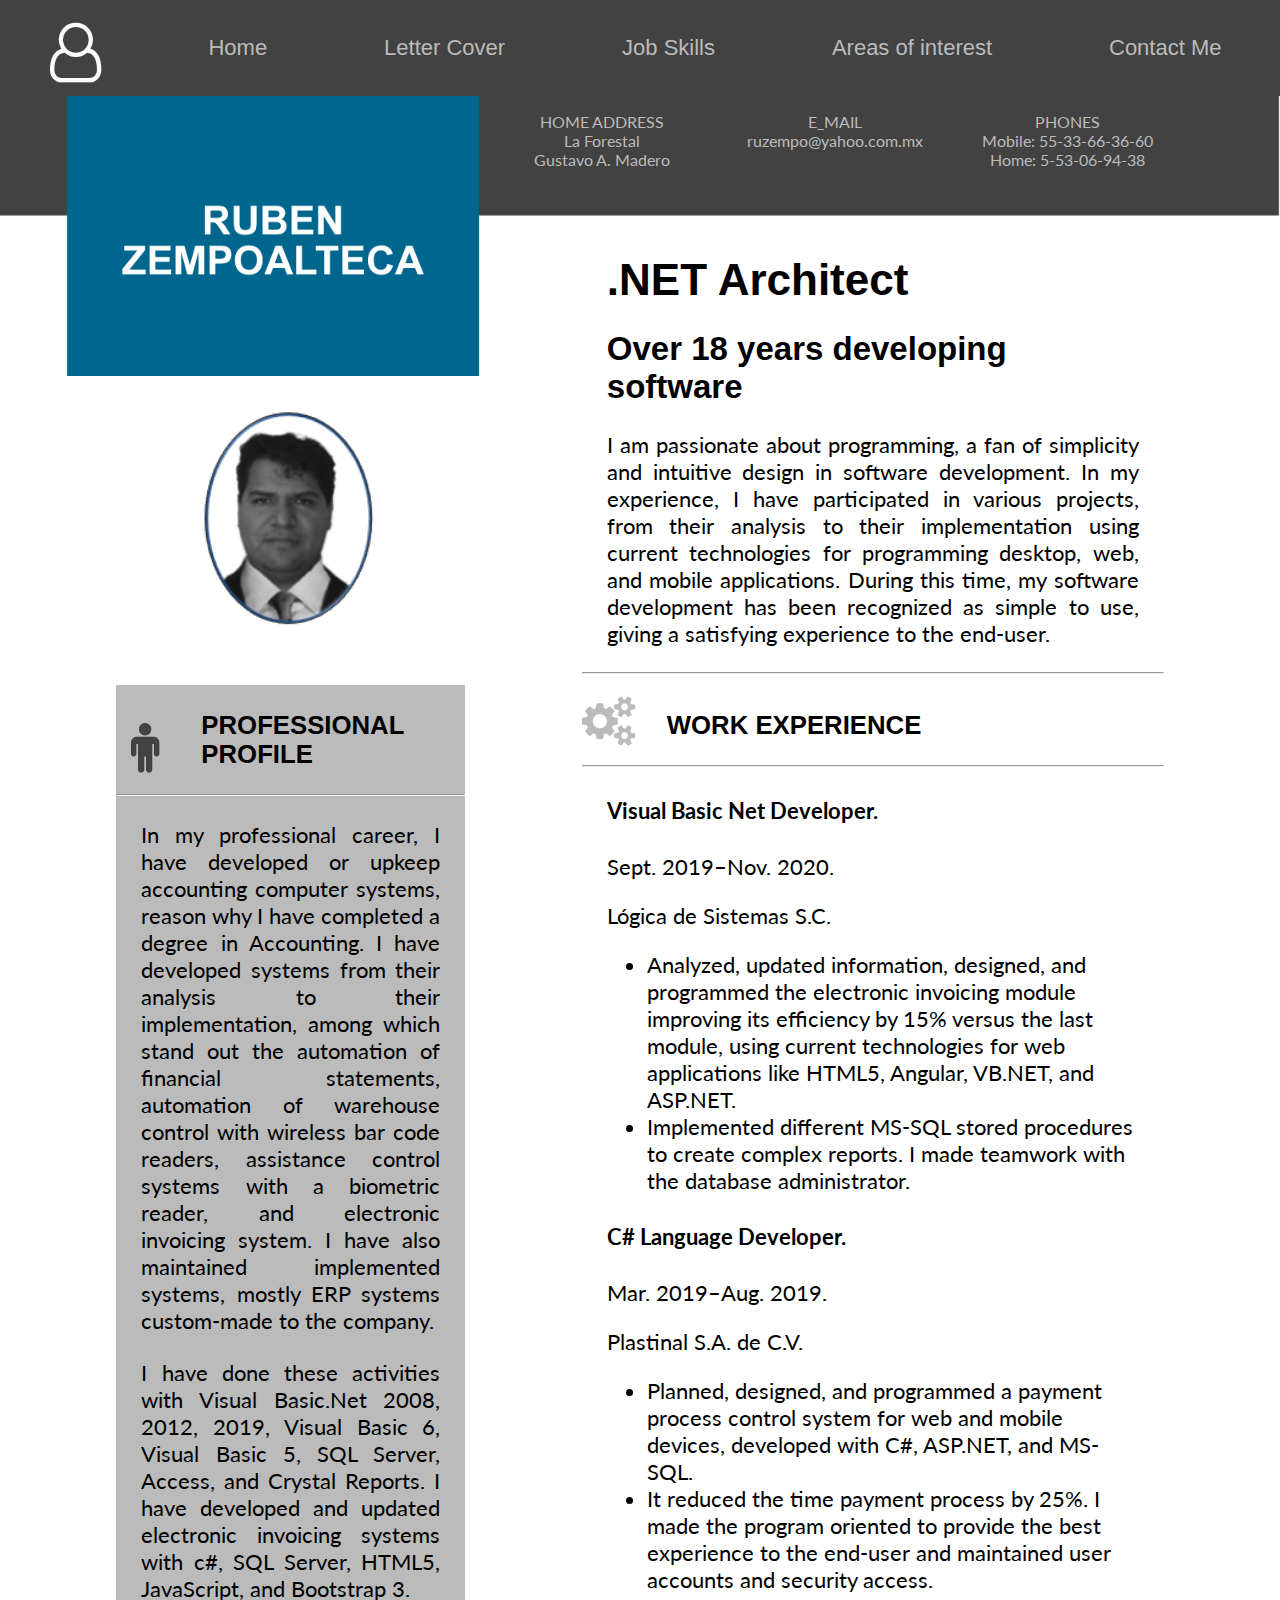
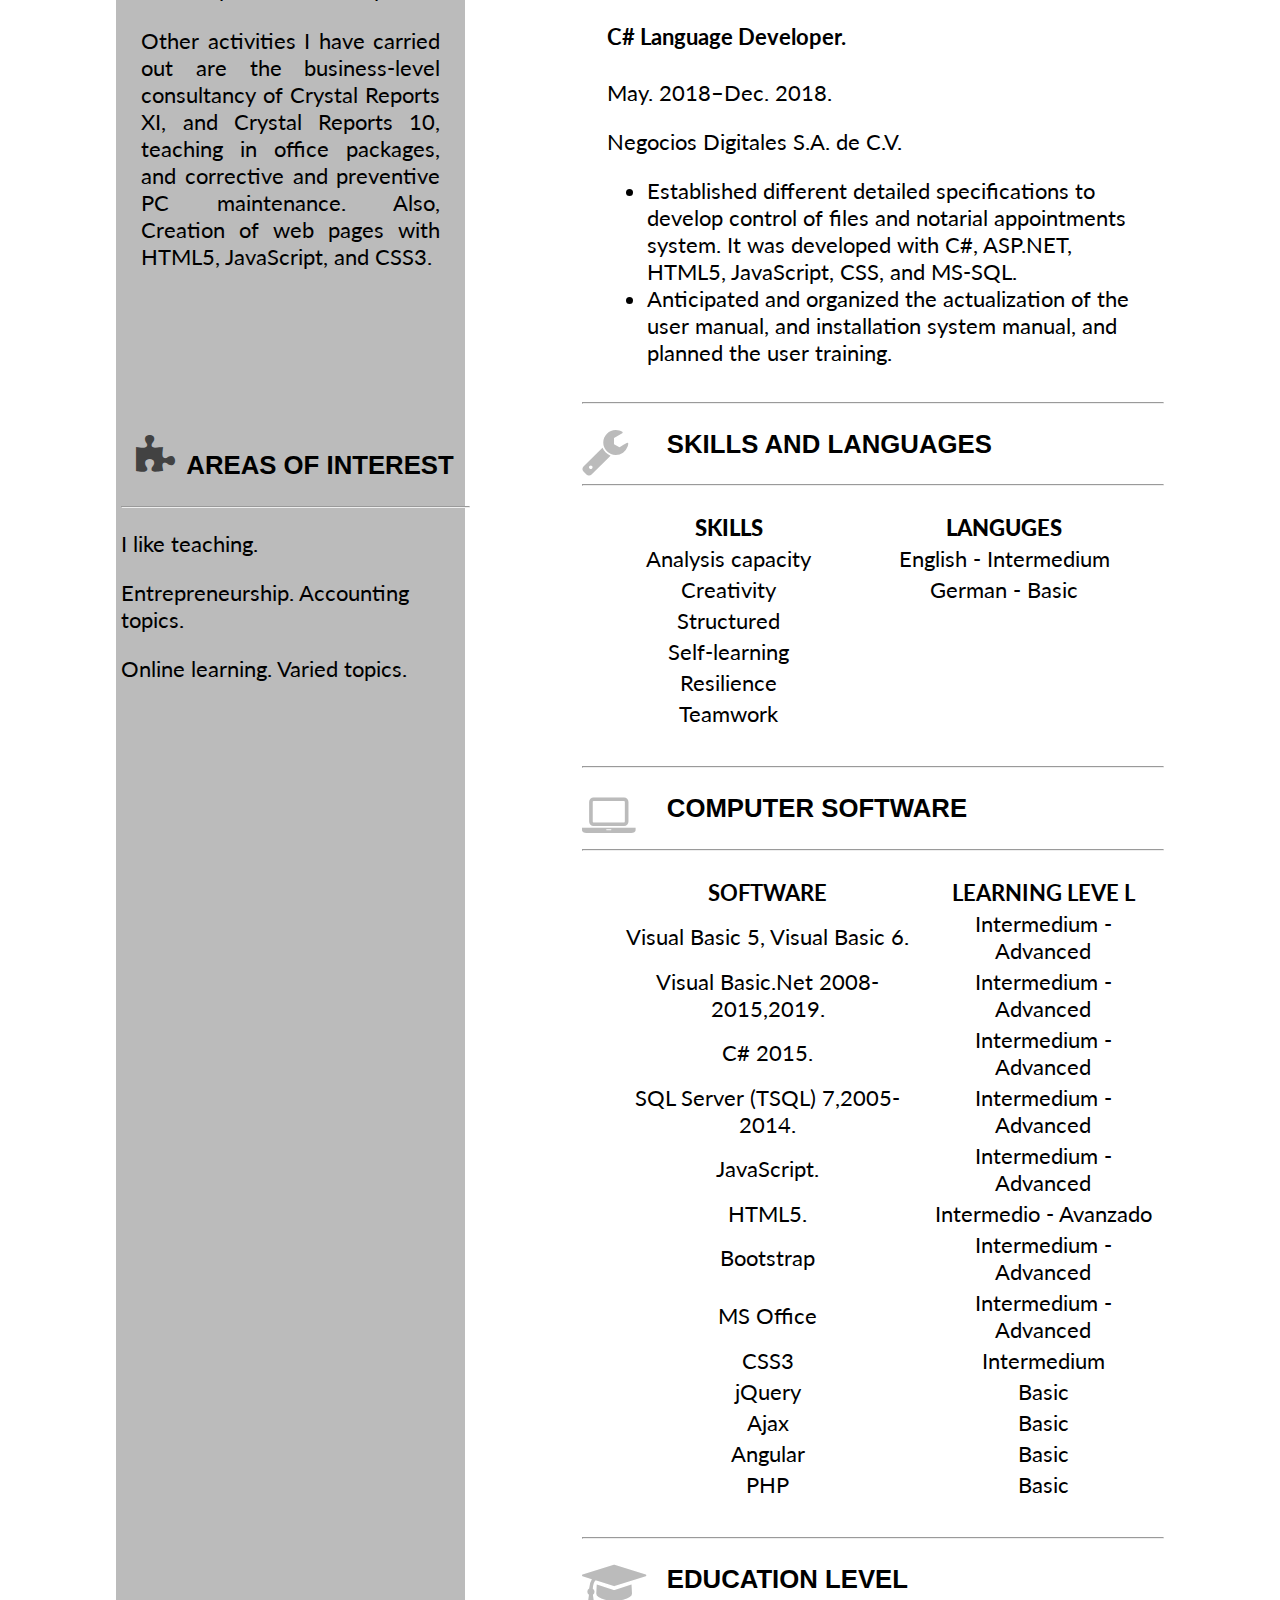
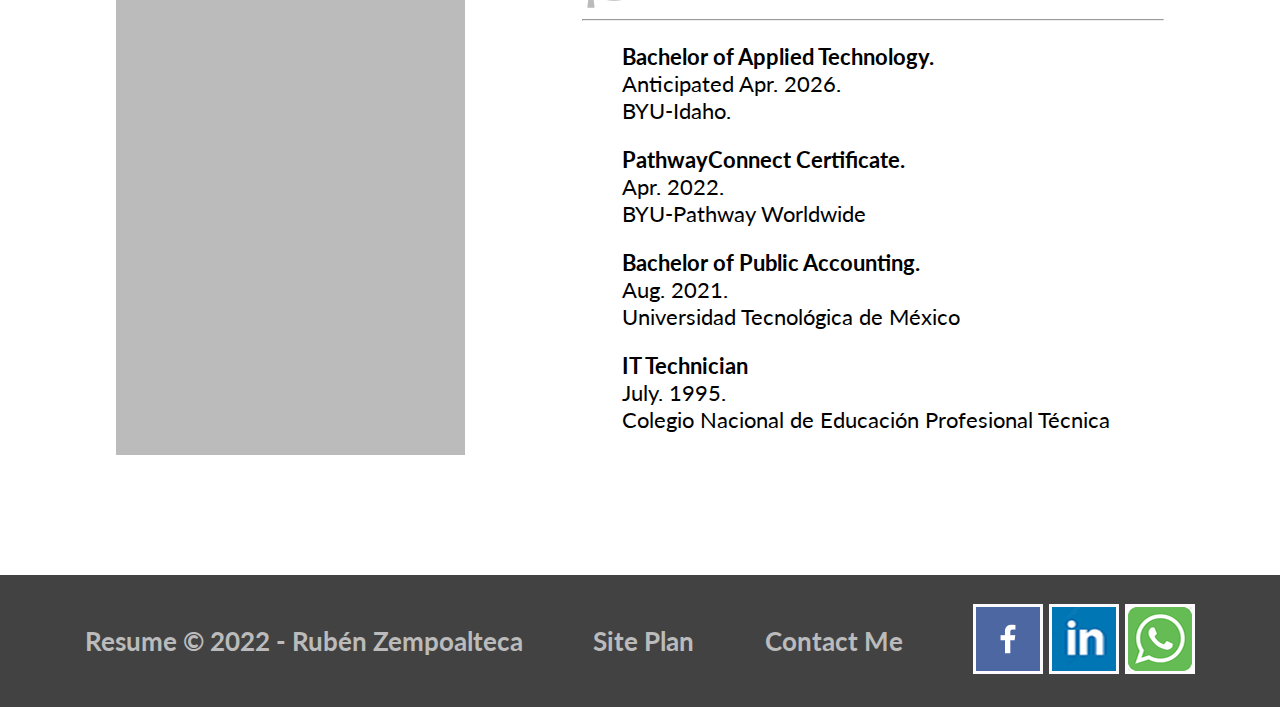
<file: myresume/index.html>
<!DOCTYPE html>
<html lang="en">
<head>
    <meta charset="UTF-8">
    <meta http-equiv="X-UA-Compatible" content="IE=edge">
    <meta name="viewport" content="width=device-width, initial-scale=1.0">
    
    <!-- Link to the CSS file -->
    <link rel="stylesheet" href="styles/style.css">
    <!-- Link to the icons -->
    <link rel="stylesheet" href="styles/font-awesome/css/font-awesome.min.css">
    <title>Resume | Templete</title>
  
</head>
<body id="content">
    <header>
        <a id="logo_link" href="index.html">
            <i class="fa fa-user-o"  aria-hidden="true"></i>
        </a>
        <nav>
            <a href="index.html">Home</a> 
            <a href="lettercover.html">Letter Cover</a>
            <a href="jobskills.html">Job Skills</a> 
            <a href="areasofinterest.html">Areas of interest</a> 
            <a href="contactme.html">Contact Me</a>
        </nav>
    </header>    
    
    <main class="resume-grid">
        <!-- Header image-->
        <div id="contimg">
            <img id="imgheader" src="images/Encabezado.png" alt="header image">
        </div>

        <!-- Contact info -->
        <div id="address" class="contact">
            
            <ul>
                <li>HOME ADDRESS</li>
                <li>La Forestal</li>
                <li>Gustavo A. Madero</li>
            </ul>
        </div>
        <div id="email"  class="contact">
            
            <ul>
                <li>E_MAIL</li>
                <li>ruzempo@yahoo.com.mx</li>
            </ul>
        </div>
        <div id="phones"  class="contact">
            <ul>
                <li>PHONES</li>
                <li>Mobile: 55-33-66-36-60</li>
                <li>Home: 5-53-06-94-38</li>
            </ul>            
        </div>

        <!--Name Just to max-width: 900px-->
        <div id="myname">
            <h2>RUBEN ZEMPOALTECA</h2>
        </div>

        <!--My photo-->
        <img id="me" src="images/me.png" alt="My photograph">

        <!--Professional Profile-->
        <div id="backgroudPP">
            <div id="profprof">
                <div id="profproftitle">
                    <div class="icons">
                        <i class="fa fa-male"  aria-hidden="true"></i>
                    </div> 
                </div>          
                <h3>PROFESSIONAL PROFILE</h3>
                <hr>
                <p class="profile">In my professional career, I have developed or upkeep accounting computer systems, reason why I have completed a degree in Accounting. I have developed systems from their analysis to their implementation, among which stand out the automation of financial statements, automation of warehouse control with wireless bar code readers, assistance control systems with a biometric reader, and electronic invoicing system. I have also maintained implemented systems, mostly ERP systems custom-made to the company.</p> 
                <p class="profile">I have done these activities with Visual Basic.Net 2008, 2012, 2019, Visual Basic 6, Visual Basic 5, SQL Server, Access, and Crystal Reports. I have developed and updated electronic invoicing systems with c#, SQL Server, HTML5, JavaScript, and Bootstrap 3.</p>
                <p class="profile">Other activities I have carried out are the business-level consultancy of Crystal Reports XI, and Crystal Reports 10, teaching in office packages, and corrective and preventive PC maintenance. Also, Creation of web pages with HTML5, JavaScript, and CSS3.</p>
            </div>

            <!--Areas of interest-->
            <div id="areas">
                <div id="areastitle">
                    <div class="icons">
                        <i class="fa fa-puzzle-piece"  aria-hidden="true"></i>
                    </div> 
                </div>        
                <h3>AREAS OF INTEREST</h3> 
                <hr>
                <p>I like teaching.</p>
                <p>Entrepreneurship. Accounting topics.</p>
                <p>Online learning. Varied topics.</p>         
            </div>
        </div>



        <!--Introduction-->
        <div id="intro">         
            <h1>.NET Architect</h1>
            <h2>Over 18 years developing software</h2>
            <p class="profile">I am passionate about programming, a fan of simplicity and intuitive design in software development. In my experience, I have participated in various projects, from their analysis to their implementation using current technologies for programming desktop, web, and mobile applications.  During this time, my software development has been recognized as simple to use, giving a satisfying experience to the end-user.</p>
            <hr>
        </div>

        <!--Experience-->
        <div id="experience">
            <div id="workexp">
                <div class="icons">
                    <i class="fa fa-cogs"  aria-hidden="true"></i>
                </div> 
            </div>
            <h3>WORK EXPERIENCE</h3> 
            <hr>       
             

            <div id="job1" class="jobs">
                <h4>Visual Basic Net Developer.</h4> 
                <p>Sept. 2019–Nov. 2020.</p>
                <p>Lógica de Sistemas S.C.</p>
                <ul>
                    <li>Analyzed, updated information, designed, and programmed the electronic invoicing module improving its efficiency by 15% versus the last module, using current technologies for web applications like HTML5, Angular, VB.NET, and ASP.NET.</li>
                    <li>Implemented different MS-SQL stored procedures to create complex reports. I made teamwork with the database administrator.</li>
                </ul>
            </div>

            <div id="job2" class="jobs">           
                <h4>C# Language Developer.</h4> 
                <p>Mar. 2019–Aug. 2019.</p>
                <p>Plastinal S.A. de C.V.</p>
                <ul>
                    <li>Planned, designed, and programmed a payment process control system for web and mobile devices, developed with C#, ASP.NET, and MS-SQL.</li>
                    <li>It reduced the time payment process by 25%. I made the program oriented to provide the best experience to the end-user and maintained user accounts and security access.</li>
                </ul>
            </div>

            <div id="job3" class="jobs">         
                <h4>C# Language Developer.</h4> 
                <p>May. 2018–Dec. 2018.</p>
                <p>Negocios Digitales S.A. de C.V.</p>
                <ul>
                    <li>Established different detailed specifications to develop control of files and notarial appointments system. It was developed with C#, ASP.NET, HTML5, JavaScript, CSS, and MS-SQL.</li>
                    <li>Anticipated and organized the actualization of the user manual, and installation system manual, and planned the user training. </li>
                </ul>
            </div>            

        </div>

        <!--Skills and languages-->
        <div id="skills">
            <hr>
            <div id="skillstitle">
                <div class="icons">
                    <i class="fa fa-wrench"  aria-hidden="true"></i>
                </div> 
            </div>
            <h3>SKILLS AND LANGUAGES</h3> 
            <hr> 
            
            <table id="skillslanguages">
                <tr>
                    <th><strong>SKILLS    </strong></th>
                    <th><strong>LANGUGES</strong></th>
                </tr>
                <tr>
                    <td>Analysis capacity</td>
                    <td>English - Intermedium</td>
                </tr>
                <tr>
                    <td>Creativity</td>
                    <td>German - Basic</td>
                </tr>
                <tr>
                    <td>Structured</td>
                    <td>&nbsp;</td>
                </tr>  
                <tr>
                    <td>Self-learning</td>
                    <td>&nbsp;</td>
                </tr>    
                <tr>
                    <td>Resilience</td>
                    <td>&nbsp;</td>
                </tr>  
                <tr>
                    <td>Teamwork</td>
                    <td>&nbsp;</td>
                </tr>                                             
            </table>
        </div>

        <!--Software-->
        <div id="software">
            <hr>
            <div id="softwaretitle">
                <div class="icons">
                    <i class="fa fa-laptop"  aria-hidden="true"></i>
                </div> 
            </div>
            <h3>COMPUTER SOFTWARE</h3> 
            <hr> 

            <table id="softwarelevel">
                <tr>
                    <td> <strong> SOFTWARE </strong> </td>
                    <td> <strong> LEARNING LEVE L</strong> </td>
                </tr> 
                <tr>
                    <td>Visual Basic 5, Visual Basic 6.</td>
                    <td>Intermedium - Advanced</td>
                </tr>  
                <tr>
                    <td>Visual Basic.Net 2008-2015,2019.</td>
                    <td>Intermedium - Advanced</td>
                </tr> 
                <tr>
                    <td>C# 2015.</td>
                    <td>Intermedium - Advanced</td>
                </tr> 
                <tr>
                    <td>SQL Server (TSQL) 7,2005-2014.</td>
                    <td>Intermedium - Advanced</td>
                </tr> 
                <tr>
                    <td>JavaScript.</td>
                    <td>Intermedium - Advanced</td>
                </tr> 
                <tr>
                    <td>HTML5.</td>
                    <td>Intermedio - Avanzado</td>
                </tr> 
                <tr>
                    <td>Bootstrap</td>
                    <td>Intermedium -Advanced</td>
                </tr> 
                <tr>
                    <td>MS Office</td>
                    <td>Intermedium - Advanced</td>
                </tr> 
                <tr>
                    <td>CSS3</td>
                    <td>Intermedium</td>
                </tr> 
                <tr>
                    <td>jQuery</td>
                    <td>Basic</td>
                </tr> 
                <tr>
                    <td>Ajax</td>
                    <td>Basic</td>
                </tr> 
                <tr>
                    <td>Angular</td>
                    <td>Basic</td>
                </tr> 
                <tr>
                    <td>PHP</td>
                    <td>Basic</td>
                </tr> 
            </table>
        </div>

        <!--Education Level-->
        <div id="education">
            <hr>
            <div id="educationtitle">
                <div class="icons">
                    <i class="fa fa-graduation-cap"  aria-hidden="true"></i>
                </div> 
            </div>
            <h3>EDUCATION LEVEL</h3> 
            <hr>  
            
            <div id="byu" class="education">
                <ul>
                    <li><strong>Bachelor of Applied Technology.</strong></li>
                    <li>Anticipated Apr. 2026.</li>
                    <li>BYU-Idaho.</li>
                </ul>
            </div>
            <div id="pathway" class="education">
                <ul>
                    <li><strong>PathwayConnect Certificate.</strong></li>
                    <li>Apr. 2022.</li>
                    <li>BYU-Pathway Worldwide</li>
                </ul>
            </div>
            <div id="unitec" class="education">
                <ul>
                    <li><strong>Bachelor of Public Accounting.</strong></li>
                    <li>Aug. 2021.</li>
                    <li>Universidad Tecnológica de México</li>
                </ul>
            </div>
            <div id="conalep" class="education">
                <ul>
                    <li><strong>IT Technician</strong></li>
                    <li>July. 1995.</li>
                    <li>Colegio Nacional de Educación Profesional Técnica</li>
                </ul>

            </div>

        </div>



    </main>

    <footer>
        <h3>Resume &copy; 2022 - Rubén Zempoalteca</h3>
        <h3><a href="site-plan.html">Site Plan</a></h3>
        <h3><a href="contactme.html">Contact Me</a></h3>
        <div class="social">
            <a href="https://facebook.com" target="_blank">
                <img src="images/facebook.png" alt="fb icon">
            </a>
            <a href="https://www.linkedin.com/in/ruben-zempoalteca-torres/?locale=en_US" target="_blank">
                <img src="images/linkedin.png" alt="twitter icon">
            </a>
            <a href="https://www.whatsapp.com/" target="_blank">
                <img src="images/whatsapp.png" alt="instagram icon">
            </a>
        </div>
    </footer>    
</body>
</html>
</file>
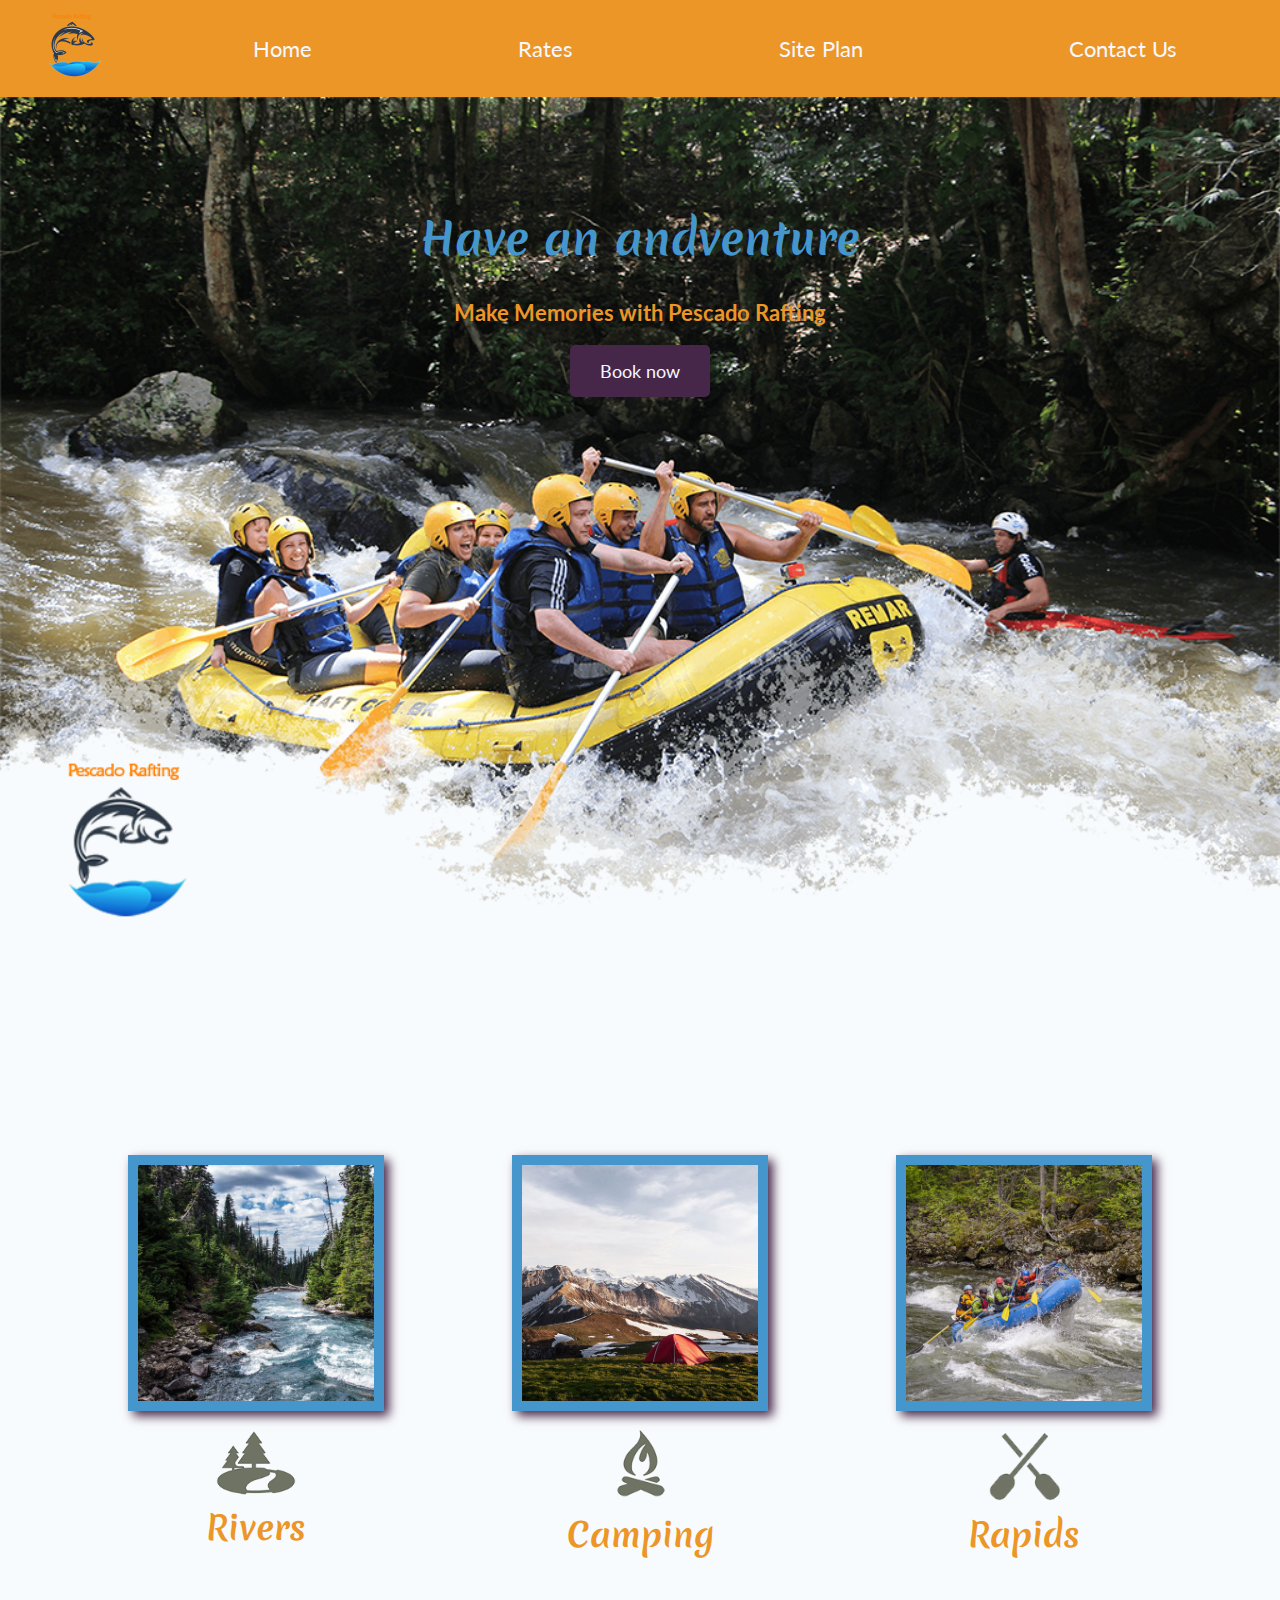
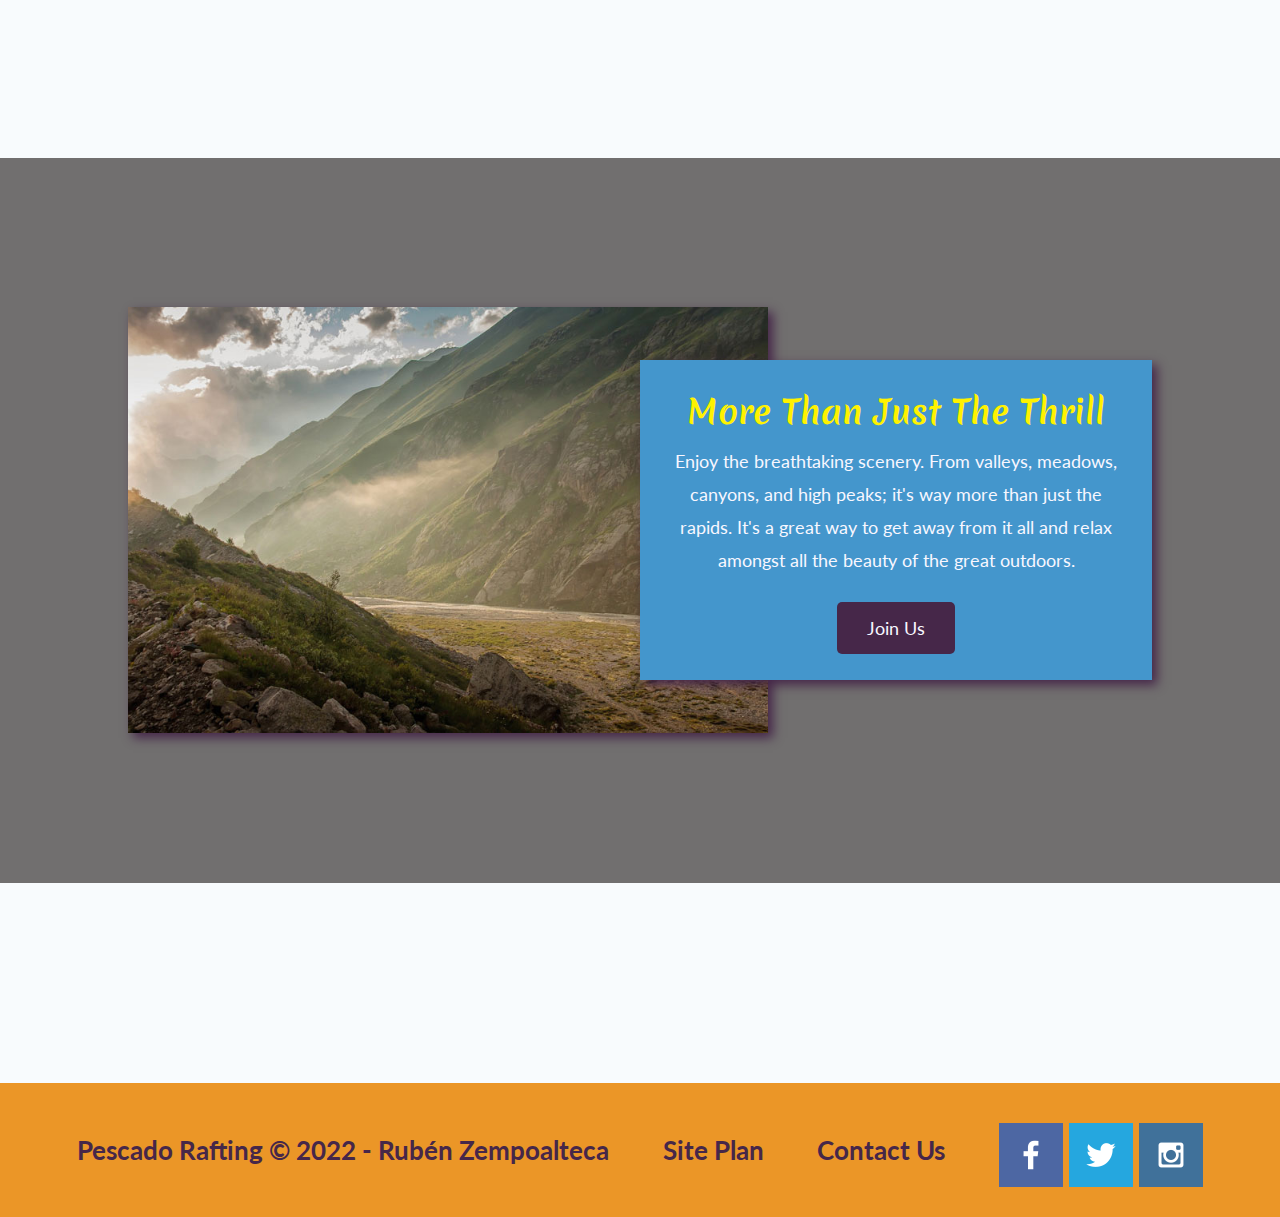
<file: wwr/index.html>
<!DOCTYPE html>
<html lang="en">
<head>
    <meta charset="UTF-8">
    <meta http-equiv="X-UA-Compatible" content="IE=edge">
    <meta name="viewport" content="width=device-width, initial-scale=1.0">

    <!-- Link to the CSS file -->
    <link rel="stylesheet" href="styles/style.css">

    <title>Pescado Water Rafting | Whitewater Rafting Vacations | Home</title>
</head>
<body>
    <div id="content">
        <header>
            <a id="logo_link" href="index.html">
                <img class="logo" src="images/PescadoRafting.png" alt="Pescado Water Rafting Logo">
            </a>
            <nav>
                <a href="index.html">Home</a> 
                <a href="rates.html">Rates</a> 
                <a href="site-plan-rafting.html">Site Plan</a> 
                <a href="contactus.html">Contact Us</a>
            </nav>
        </header>

        <div id="hero">
            <div id="hero-box">
                <img id="hero-img" src="images/Pescado-Hero.png"  alt="People enjoying white water rafting">
            </div>
            <section id="hero-msg">
                <h1 class="home-title">Have an andventure</h1>
                <h4>Make Memories with Pescado Rafting</h4>
                <div class="button-box">
                    <a class="book" href="rates.html">Book now</a>
                </div>
            </section>
        </div>
        <main class="home-grid">
            <section class="rivers-card">
                <img class="card-img" src="images/forest.jpg"  alt="river in forest">
                <img class="icon" src="images/river-icon.png"  alt="river icon">
                <h2>Rivers</h2>            
            </section>
            <section class="camping-card">
                <img class="card-img" src="images/camping.jpg"  alt="tent in mountains">
                <img class="icon" src="images/camping-icon.png"  alt="bonfire icon">
                <h2>Camping</h2>
            </section>
            <section class="rapids-card">
                <img class="card-img" src="images/rapids.jpg"  alt="rafting boat">
                <img class="icon" src="images/rafting-icon.png"  alt="oars icon">
                <h2>Rapids</h2>
            </section> 
            <div id="background"></div>            
            <img class="mountains" src="images/mountains.jpg" alt="Misty mountains">
            <section class="msg">
                <h2>More Than Just The Thrill</h2>
                <p>Enjoy the breathtaking scenery. From valleys, meadows, canyons, and high peaks; it's way more than just the rapids. It's a great way to get away from it all and relax amongst all the beauty of the great outdoors. </p>
                <a class='join' href="rivers.html">Join Us</a>
            </section>       
        </main>
        <footer>
            <h3>Pescado Rafting &copy; 2022 - Rubén Zempoalteca</h3>
            <h3><a href="site-plan-rafting.html">Site Plan</a></h3>
            <h3><a href="contactus.html">Contact Us</a></h3>
            <div class="social">
                <a href="https://facebook.com" target="_blank">
                    <img src="images/facebook.png" alt="fb icon">
                </a>
                <a href="https://twitter.com" target="_blank">
                    <img src="images/twitter.png" alt="twitter icon">
                </a>
                <a href="https://instagram.com" target="_blank">
                    <img src="images/instagram.png" alt="instagram icon">
                </a>
            </div>
        </footer>
    </div>
</body>
</html>
</file>
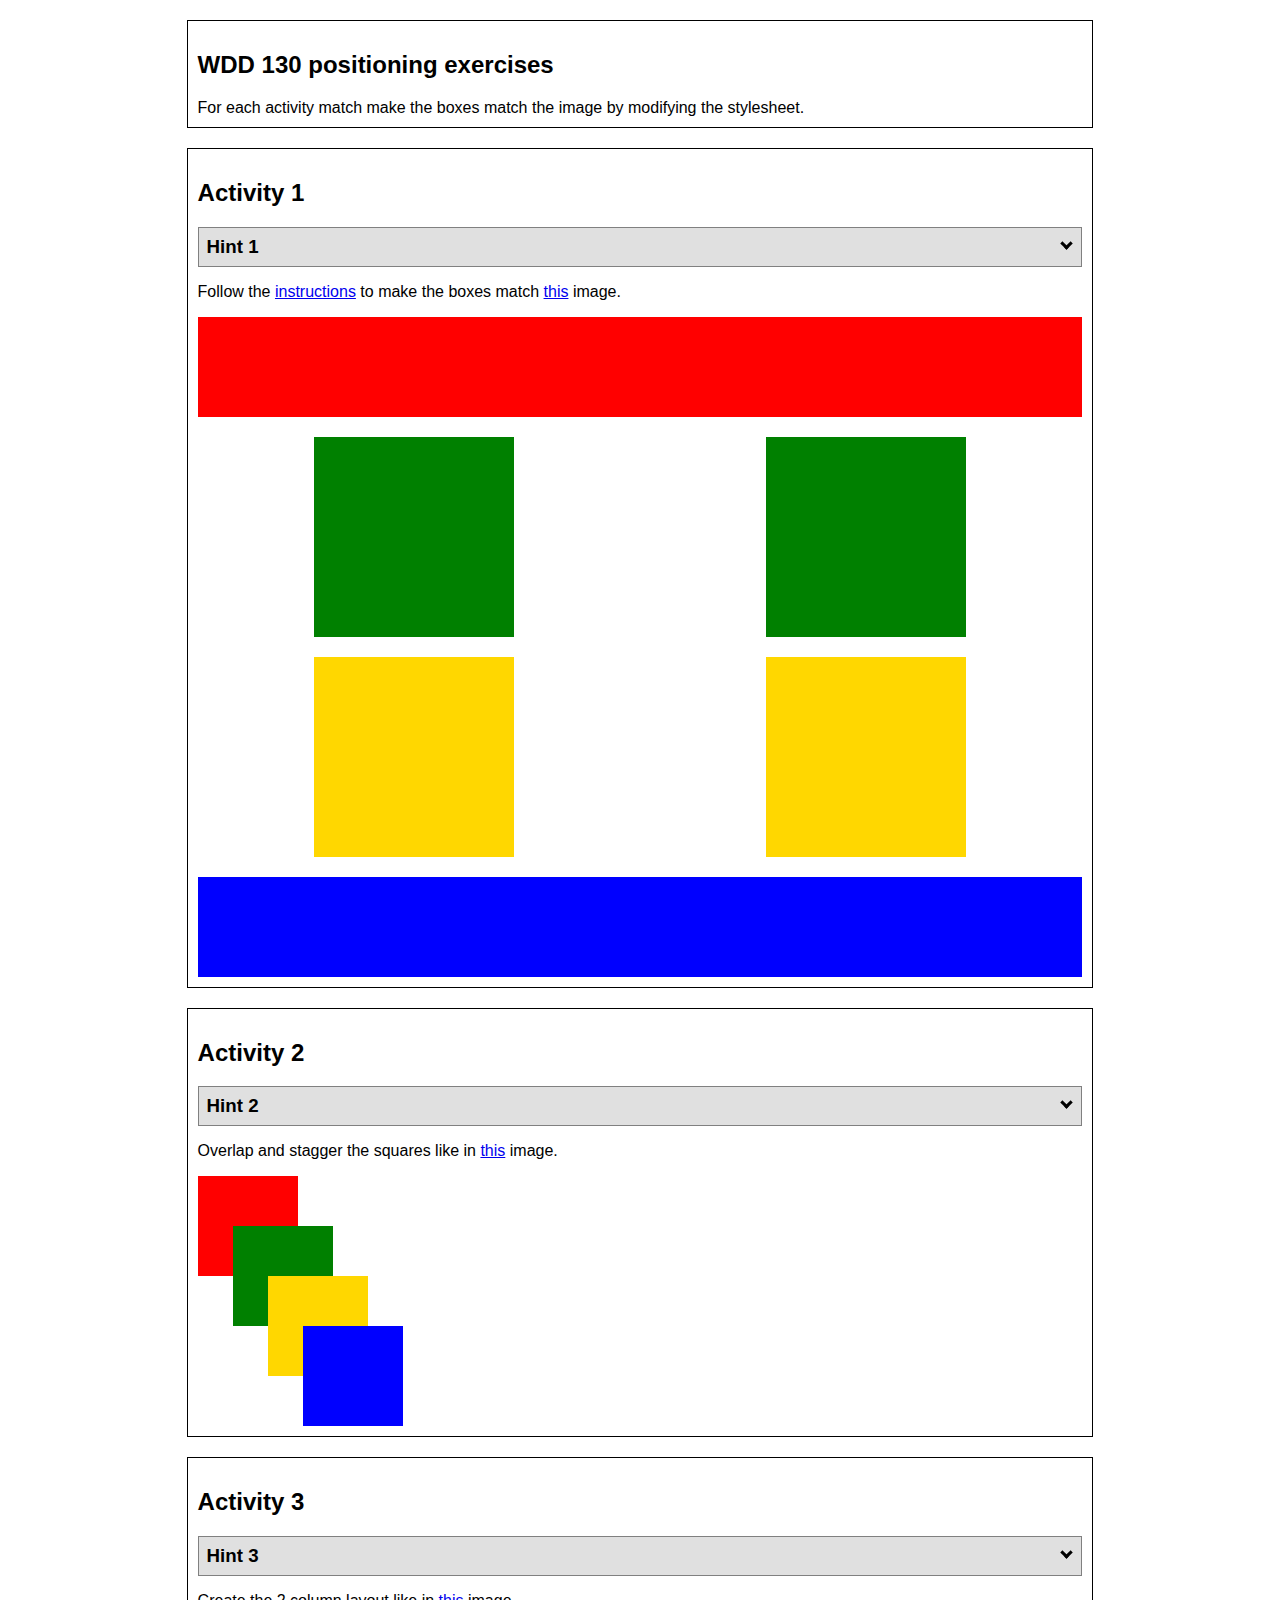
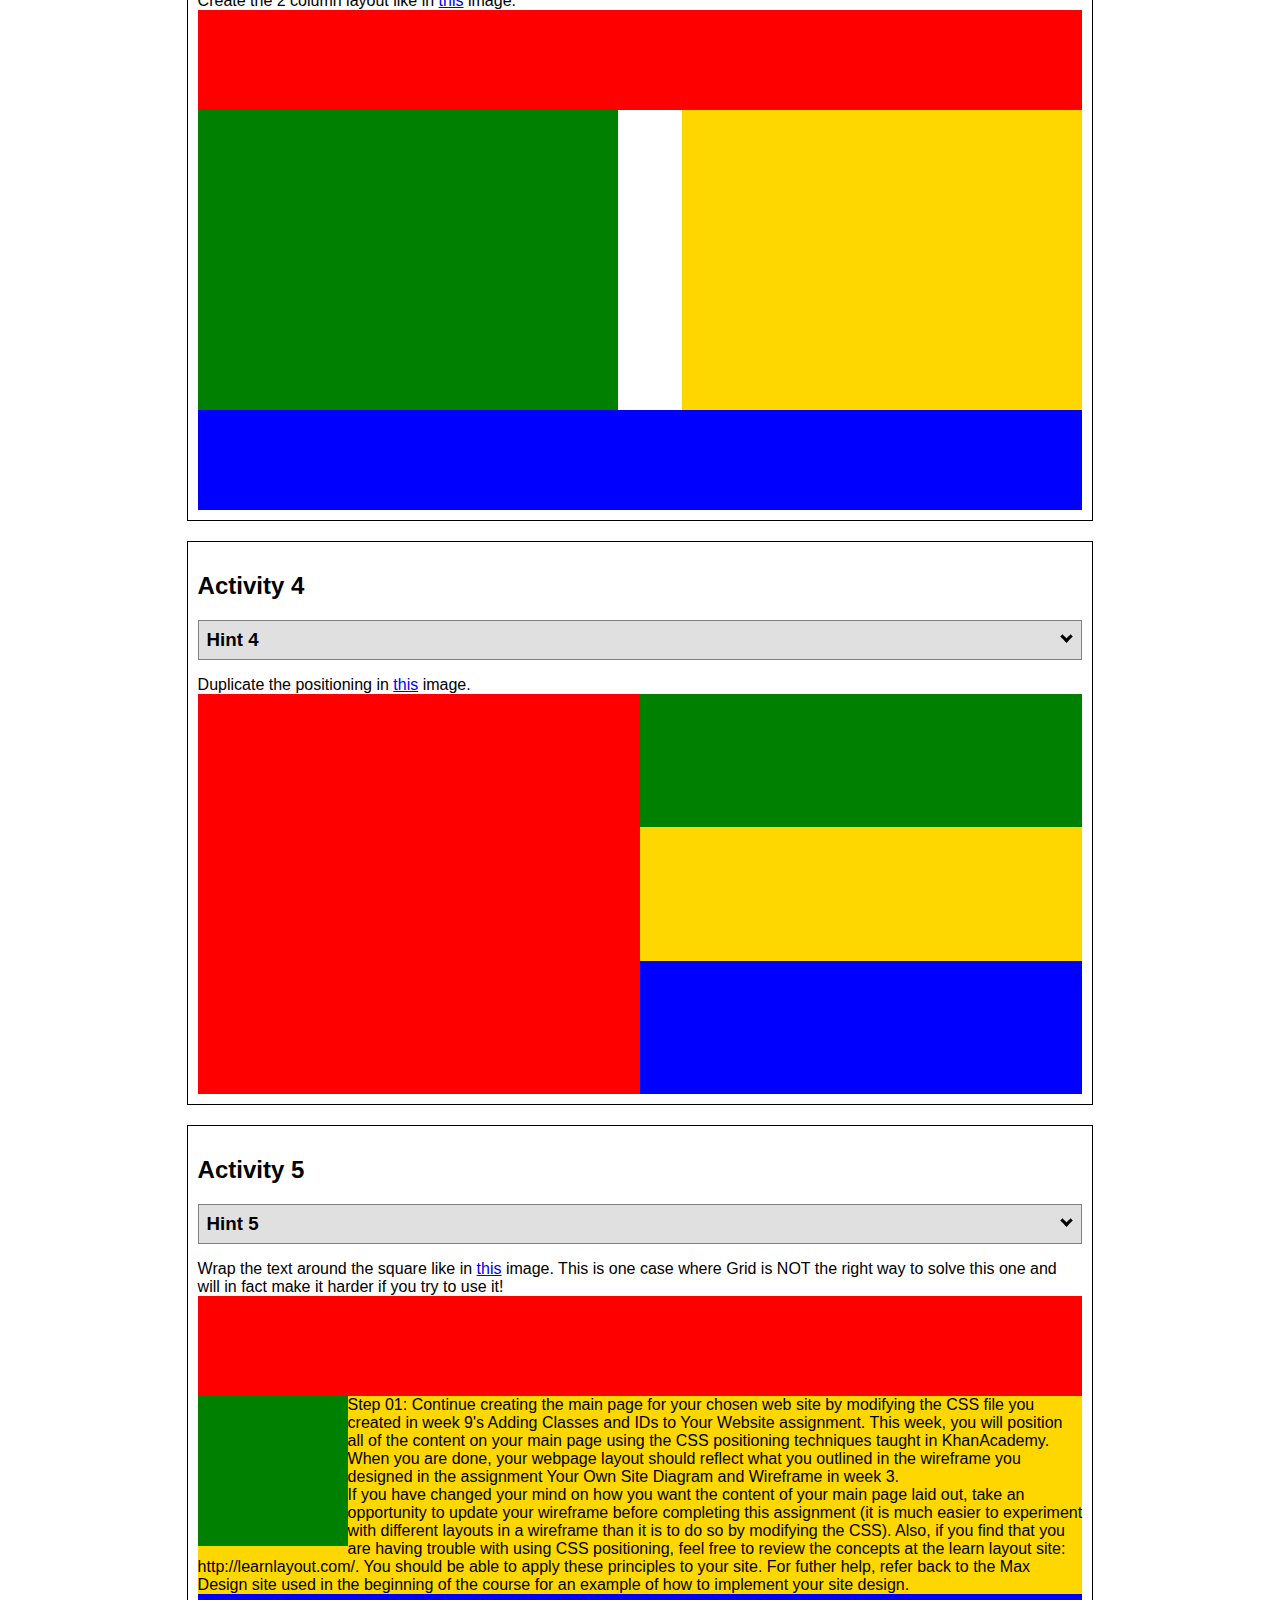
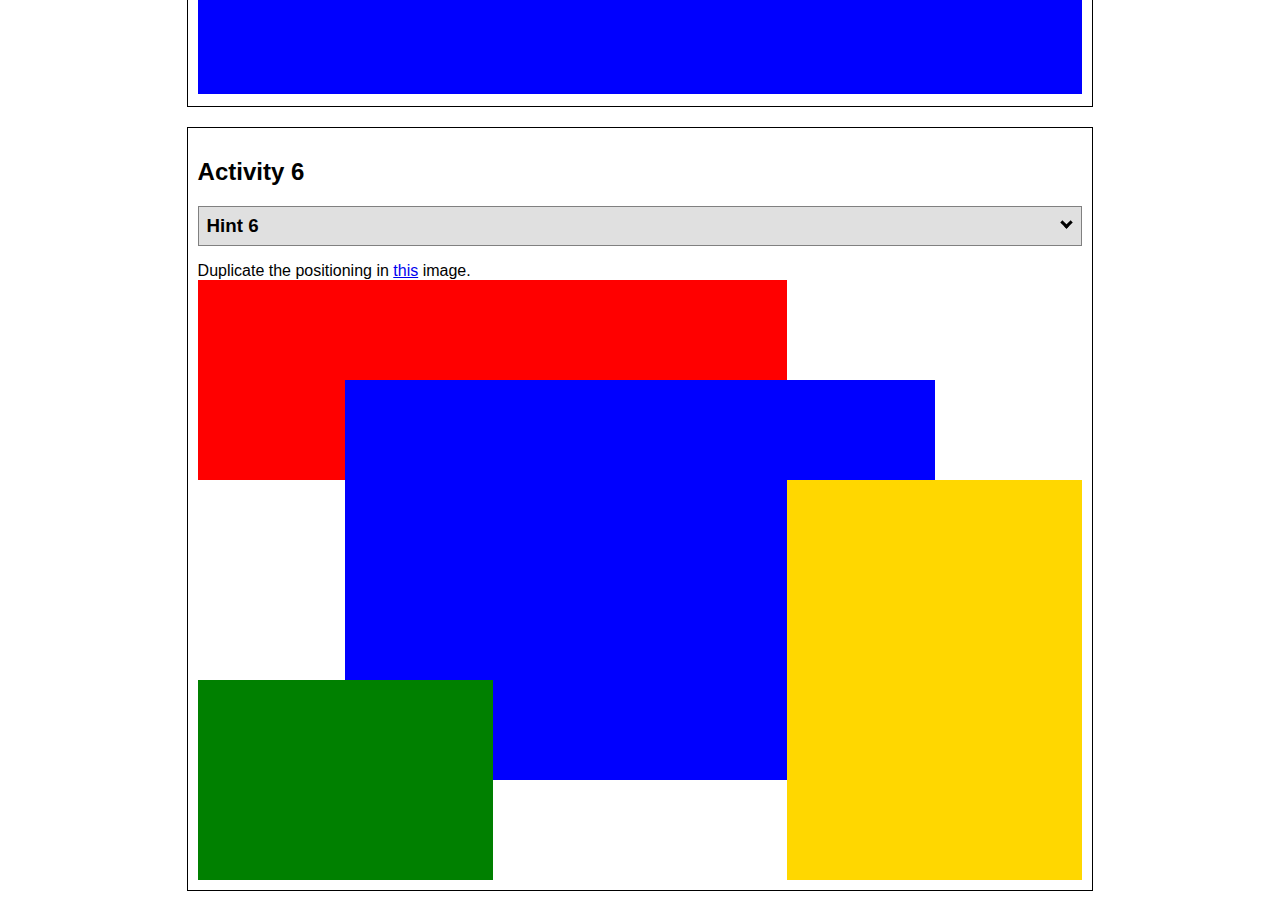
<file: positioning.html>
<!DOCTYPE html>
<html lang="en">
  <head>
    <!-- HTML - Name: positioning.html -->
    <title>Positioning Activity</title>
    <link rel="stylesheet" type="text/css" href="positionstyles.css" />
  </head>
  <body>
    <div class="activity">
      <h2>WDD 130 positioning exercises</h2>
      For each activity match make the boxes match the image by modifying the stylesheet.</div>
    <div class="activity">
      <h2>Activity 1</h2>
      <section class="hint"><input type="checkbox" ><i></i> <h3>Hint 1</h3><div><p>Check out the <a href="https://byui-wdd.github.io/wdd130/activities/w06-css-positioning.html" target="_blank">activity instructions</a> in Ilearn!</p></div></section>
      <p>Follow the <a href="https://byui-wdd.github.io/wdd130/activities/w06-css-positioning.html" target="_blank">instructions</a> to make the boxes match  <a href="https://byui-wdd.github.io/wdd130/images/example1.png" target="_blank">this</a> image.</p>
      <div class="content1" >
        <div class="red1" ></div>
        <div class="green1" ></div>
        <div class="green1" ></div>
        <div class="yellow1"></div>
        <div class="yellow1"></div>
        <div class="blue1"></div>
      </div>
    </div>
    <div class="activity">
      <h2>Activity 2</h2>
      <section class="hint"><input type="checkbox" > <h3>Hint 2</h3><i></i><div><p>Remember that the best way to shift elements around slightly on the page is with Margins.  You could also use Grid.  Either would work for this. If you choose margin, you can use a <em>negative</em> margin. (ie margin-top: -20px;)</p><h4>Properties used:</h4><ul><li>margin-top, margin-left</li><li>...or...</li><li>grid-template-columns: 50px 50px 50px 50px 50px </li></ul></div></section>
      <p>Overlap and stagger the squares like in <a href="https://byui-wdd.github.io/wdd130/images/example2.png" target="_blank">this</a> image.</p>
      <div class="content2" >
        <div class="red2" ></div>
        <div class="green2" ></div>
        <div class="yellow2"></div>
        <div class="blue2"></div>
      </div>
    </div>
    <div class="activity">
      <h2>Activity 3</h2>
      <section class="hint"><input type="checkbox" > <h3>Hint 3</h3><i></i><div><p>This one is going to be best solved with CSS Grid. Remember to make the boxes the right width first...then start moving them around. </p><h4>Properties used:</h4><ul><li>display:grid;</li><li>grid-template-columns:</li><li>grid-column-gap:</li>
        <li>grid-column:</li>  </ul></div></section>
      Create the 2 column layout like in <a href="https://byui-wdd.github.io/wdd130/images/example3.png" target="_blank">this</a>  image.
      <div class="content3" >
        <div class="red3" ></div>
        <div class="green3" ></div>
        <div class="yellow3"></div>
        <div class="blue3"></div>
      </div>
    </div>
    <div class="activity">
      <h2>Activity 4</h2>
      <section class="hint"><input type="checkbox" > <h3>Hint 4</h3><i></i><div><p>For the others we have been primarily concerned with width. For this one you will need to adjust height as well. </p><h4>Properties used:</h4><ul><li>display:grid;</li><li>grid-template-columns:</li><li>grid-row:</li></ul></div></section>
      Duplicate the positioning in <a href="https://byui-wdd.github.io/wdd130/images/example4.png" target="_blank">this</a> image. 
      <div class="content4" >
        <div class="red4" ></div>
        <div class="green4" ></div>
        <div class="yellow4"></div>
        <div class="blue4"></div>
      </div>
    </div>

    <div class="activity">
      <h2>Activity 5</h2>
      <section class="hint"><input type="checkbox" > <h3>Hint 5</h3><i></i><div><p>Grid is <strong>not</strong> the right way to do this.  In fact there is only one way to really do that...and that is with float. Remember that we float the thing we want the text to wrap around.  Also remember to start by making all the shapes the right size and shape.</p><h4>Properties used:</h4><ul><li>float: left;</li></ul></div></section>
      Wrap the text around the square like in <a href="https://byui-wdd.github.io/wdd130/images/example5.png" target="_blank">this</a> image. This is one case where Grid is NOT the right way to solve this one and will in fact make it harder if you try to use it!
      <div class="content5" >
        <div class="red5" ></div>
        <div class="green5" ></div>
        <div class="yellow5">Step 01: Continue creating the main page for your chosen web site by modifying the CSS file you created in week 9's Adding Classes and IDs to Your Website assignment. This week, you will position all of the content on your main page using the CSS positioning techniques taught in KhanAcademy. When you are done, your webpage layout should reflect what you outlined in the wireframe you designed in the assignment Your Own Site Diagram and Wireframe in week 3. <br />
          If you have changed your mind on how you want the content of your main page laid out, take an opportunity to update your wireframe before completing this assignment (it is much easier to experiment with different layouts in a wireframe than it is to do so by modifying the CSS). Also, if you find that you are having trouble with using CSS positioning, feel free to review the concepts at the learn layout site: http://learnlayout.com/. You should be able to apply these principles to your site. For futher help, refer back to the Max Design site used in the beginning of the course for an example of how to implement your site design.</div>
        <div class="blue5"></div>
      </div>
    </div>
    <div class="activity">
      <h2>Activity 6</h2>
      <section class="hint"><input type="checkbox" > <h3>Hint 6</h3><i></i><div><p>This one is all about visualizing the grid behind the layout. If you are having a hard time doing that first: all the sizes are even multiples of 100, and second here is another example with the lines drawn: <a href="https://byui-wdd.github.io/wdd130/images/example6-hint.png" target="_blank">example 6 with lines</a>. For this one you will find it easiest if you use px for the column width. You can also use <kbd>z-index</kbd> to control the element layering.    </p><h4>Properties used:</h4><ul><li>display:grid;</li><li>grid-template-columns:</li><li>grid-column:</li><li>grid-row:</li><li><a href="https://www.w3schools.com/cssref/pr_pos_z-index.asp" target="_blank">z-index:</a></li></ul></div></section>
      Duplicate the positioning in <a href="https://byui-wdd.github.io/wdd130/images/example6.png" target="_blank">this</a> image.
      <div class="content6" >
        <div class="red6" ></div>
        <div class="green6" ></div>
        <div class="yellow6"></div>
        <div class="blue6"></div>
      </div>
    </div>
  </body>
</html>
</file>
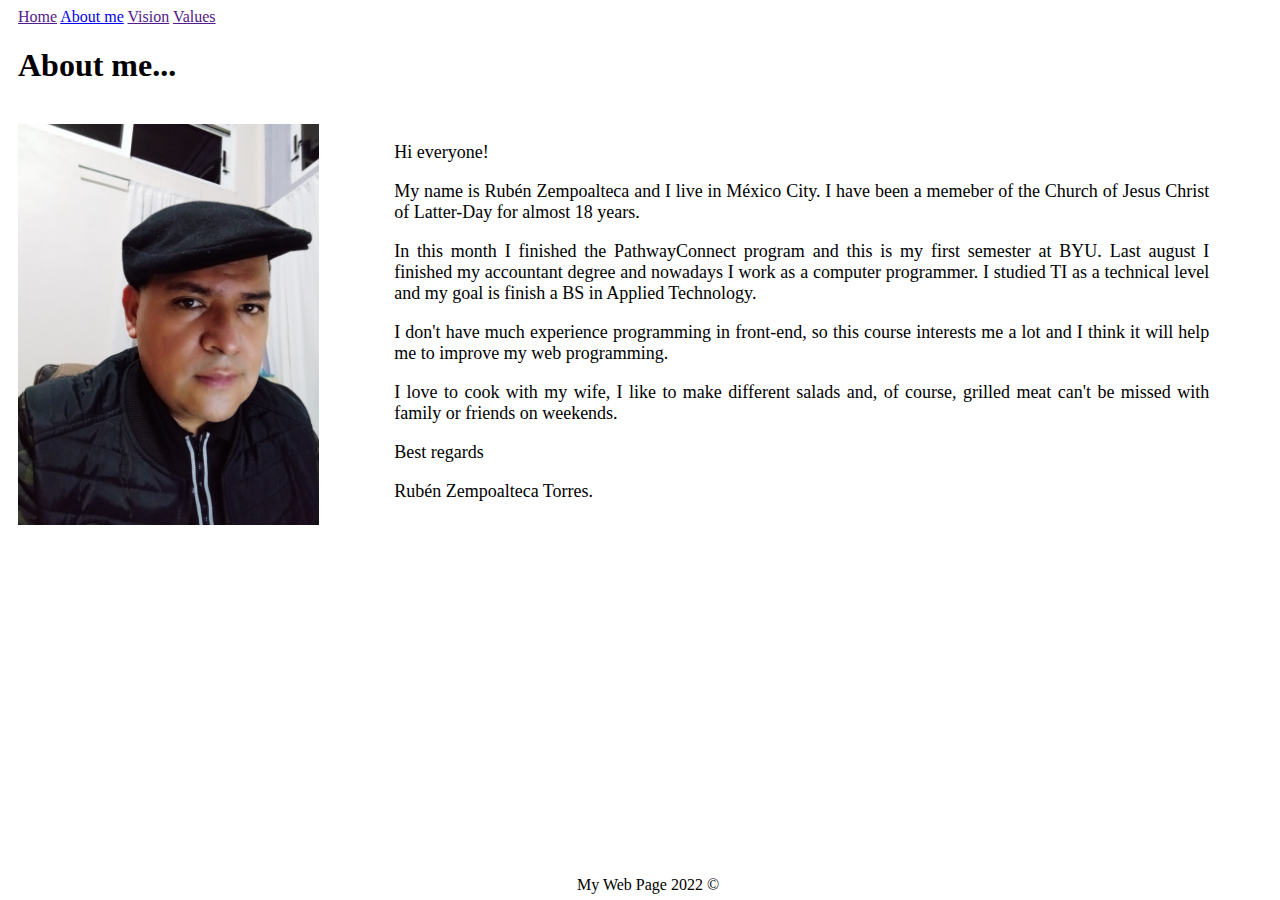
<file: aboutMe/aboutme.html>
<!DOCTYPE html>
<html>
  <head>
    <title>Ruben Zempoalteca</title>
  </head>
  <body>
    <header style="margin-left:10px">
		<nav>
			<a href="">Home</a>
			<a href="aboutme.html">About me</a>		
			<a href="">Vision</a>
			<a href="">Values</a>
		</nav>
	</header>
    <main style="margin-left:10px">
		<h1>About me...</h1>
		</br>
		<div>
			<div style="float:left; width:30%;">
				<img src="me.jpg" alt="me" height=80% width= 80%/>
				<!--<img src="meandmywife.jpg" alt="me" height=25% width=59% style= padding:5px/> -->
			</div>
			
			<div style="float:left; width:65%; font-size:18px; text-align:justify; margin-right:5px">
				<p>Hi everyone!</p>
				<p>My name is Rubén Zempoalteca and I live in México City. I have been a memeber of the Church of Jesus Christ of Latter-Day for almost 18 years. </p>
				<p>In this month I finished the PathwayConnect program and this is my first semester at BYU. Last august I finished my accountant degree and nowadays I work as a computer programmer. 
					I studied TI as a technical level and my goal is finish a BS in Applied Technology.</p>
				<p>I don't have much experience programming in front-end, so this course interests me a lot and I think it will help me to improve my web programming.</p>	
				<p>I love to cook with my wife, I like to make different salads and, of course, grilled meat can't be missed with family or friends on weekends.</p>
				<p>Best regards</p>
				<p>Rubén Zempoalteca Torres.</p>
			</div>
		</div>
		
	</main>
    <footer style="position: absolute; bottom: 0; width: 100%; height: 40px; text-align:center"; color: #fff;">
		<p>My Web Page 2022 &copy</p>
	</footer>
  </body>
</html>
</file>
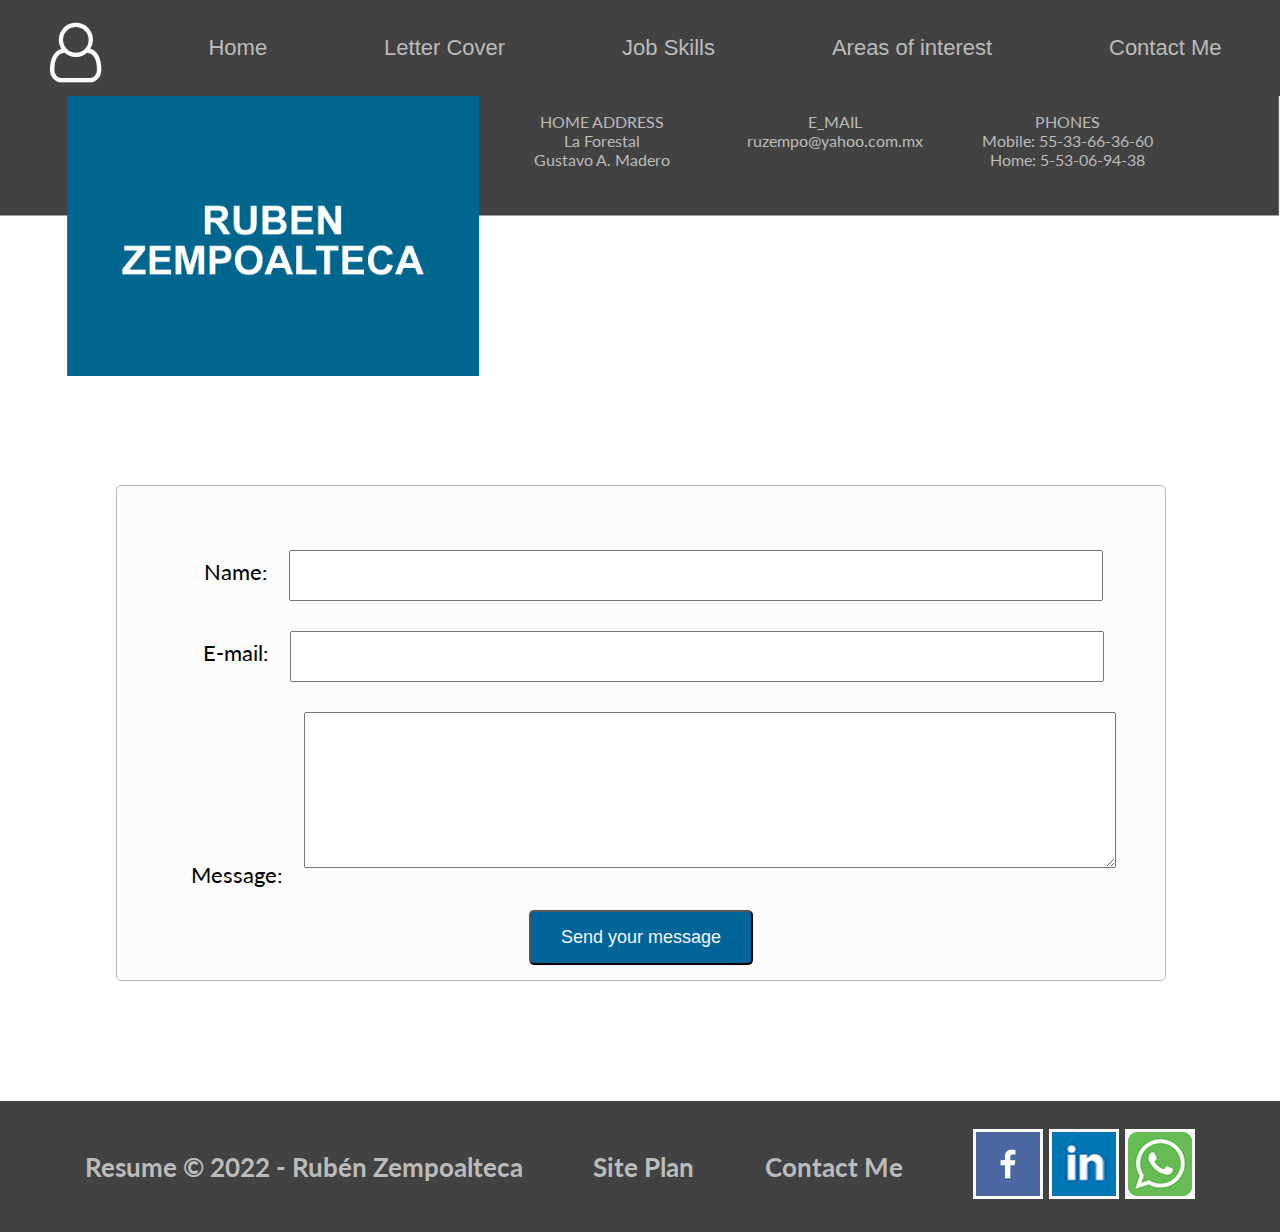
<file: myresume/contactme.html>
<!DOCTYPE html>
<html lang="en">
<head>
    <meta charset="UTF-8">
    <meta http-equiv="X-UA-Compatible" content="IE=edge">
    <meta name="viewport" content="width=device-width, initial-scale=1.0">
    
    <!-- Link to the CSS file -->
    <link rel="stylesheet" href="styles/style.css">
    <!-- Link to the icons -->
    <link rel="stylesheet" href="styles/font-awesome/css/font-awesome.min.css">
    <title>Resume | Templete</title>
  
</head>
<body id="content">
    <header>
        <a id="logo_link" href="index.html">
            <i class="fa fa-user-o"  aria-hidden="true"></i>
        </a>
        <nav>
            <a href="index.html">Home</a> 
            <a href="lettercover.html">Letter Cover</a>
            <a href="jobskills.html">Job Skills</a> 
            <a href="areasofinterest.html">Areas of interest</a> 
            <a href="contactme.html">Contact Me</a>
        </nav>
    </header>    
    
    <main class="resume-grid">
        <!-- Header image-->
        <div id="contimg">
            <img id="imgheader" src="images/Encabezado.png" alt="header image">
        </div>

        <!-- Contact info -->
        <div id="address" class="contact">
            
            <ul>
                <li>HOME ADDRESS</li>
                <li>La Forestal</li>
                <li>Gustavo A. Madero</li>
            </ul>
        </div>
        <div id="email" class="contact">
            
            <ul>
                <li>E_MAIL</li>
                <li>ruzempo@yahoo.com.mx</li>
            </ul>
        </div>
        <div id="phones" class="contact">
            <ul>
                <li>PHONES</li>
                <li>Mobile: 55-33-66-36-60</li>
                <li>Home: 5-53-06-94-38</li>
            </ul>            
        </div>
        <!--Contact form-->
        <div id="Contactform">
            <form><br>
                <ul>
                    <li>
                        <label for="name">Name:</label>
                        <input type="text" id="name" name="user_name" >
                    </li>
                    <li>
                        <label for="mail">E-mail:</label>
                        <input type="email" id="mail" name="user_email">
                    </li>
                    <li>
                        <label for="msg">Message:</label>
                        <textarea id="msg" name="user_message"></textarea>
                    </li>
                    <li class="button">
                        <!--For this web component I had to put out the butom form the form-->
                        <!--<a class="card-button" href="contactme.html">Send your message</a>-->
                    </li>
                </ul>
            </form>  
            <div class="button-box-cards">
                <!--<a class="card-button" href="contactme.html">Send your message</a>-->
                <button id="mymessaje" class="card-button-message">Send your message</button>
            </div>       
        </div>  


    </main>

    <footer>
        <h3>Resume &copy; 2022 - Rubén Zempoalteca</h3>
        <h3><a href="site-plan.html">Site Plan</a></h3>
        <h3><a href="contactme.html">Contact Me</a></h3>
        <div class="social">
            <a href="https://facebook.com" target="_blank">
                <img src="images/facebook.png" alt="fb icon">
            </a>
            <a href="https://www.linkedin.com/in/ruben-zempoalteca-torres/?locale=en_US" target="_blank">
                <img src="images/linkedin.png" alt="twitter icon">
            </a>
            <a href="https://www.whatsapp.com/" target="_blank">
                <img src="images/whatsapp.png" alt="instagram icon">
            </a>
        </div>
    </footer> 
    
    <!-- A Modal to send a message to the user -->
    <div id="messageModal" class="modal">
        <!-- Modal content -->
        <div class="modal-content">
            <div class="modal-header">
                <span class="close">&times;</span>
                <h4>Mesage from Resume</h4>
              </div>

              <div class="modal-body">
                <p>Your message has been sended successfully...</p>
              </div>
              <div class="modal-footer">
                <p>Resume &copy; 2022 - Rubén Zempoalteca </p>
              </div>
            
        </div>
    </div>

    <!-- Script Java Script-->
    <!--I know that I could make a js file and call it with something like <link rel="stylesheet" href="js/modaljs.js"> 
        I puted here to study how works with HTM, I changed id names-->
    <script>
        // Get the modal
        var modal = document.getElementById("messageModal");

        // Get the button that opens the modal
        var btn = document.getElementById("mymessaje");

        // Get the <span> element that closes the modal
        var span = document.getElementsByClassName("close")[0];

        // When the user clicks on the button, open the modal
        btn.onclick = function() {
        modal.style.display = "block";
        }

        // When the user clicks on <span> (x), close the modal
        span.onclick = function() {
        modal.style.display = "none";
        }

        // When the user clicks anywhere outside of the modal, close it
        window.onclick = function(event) {
        if (event.target == modal) {
            modal.style.display = "none";
        }
        }

    </script>

    
</body>
</html>
</file>
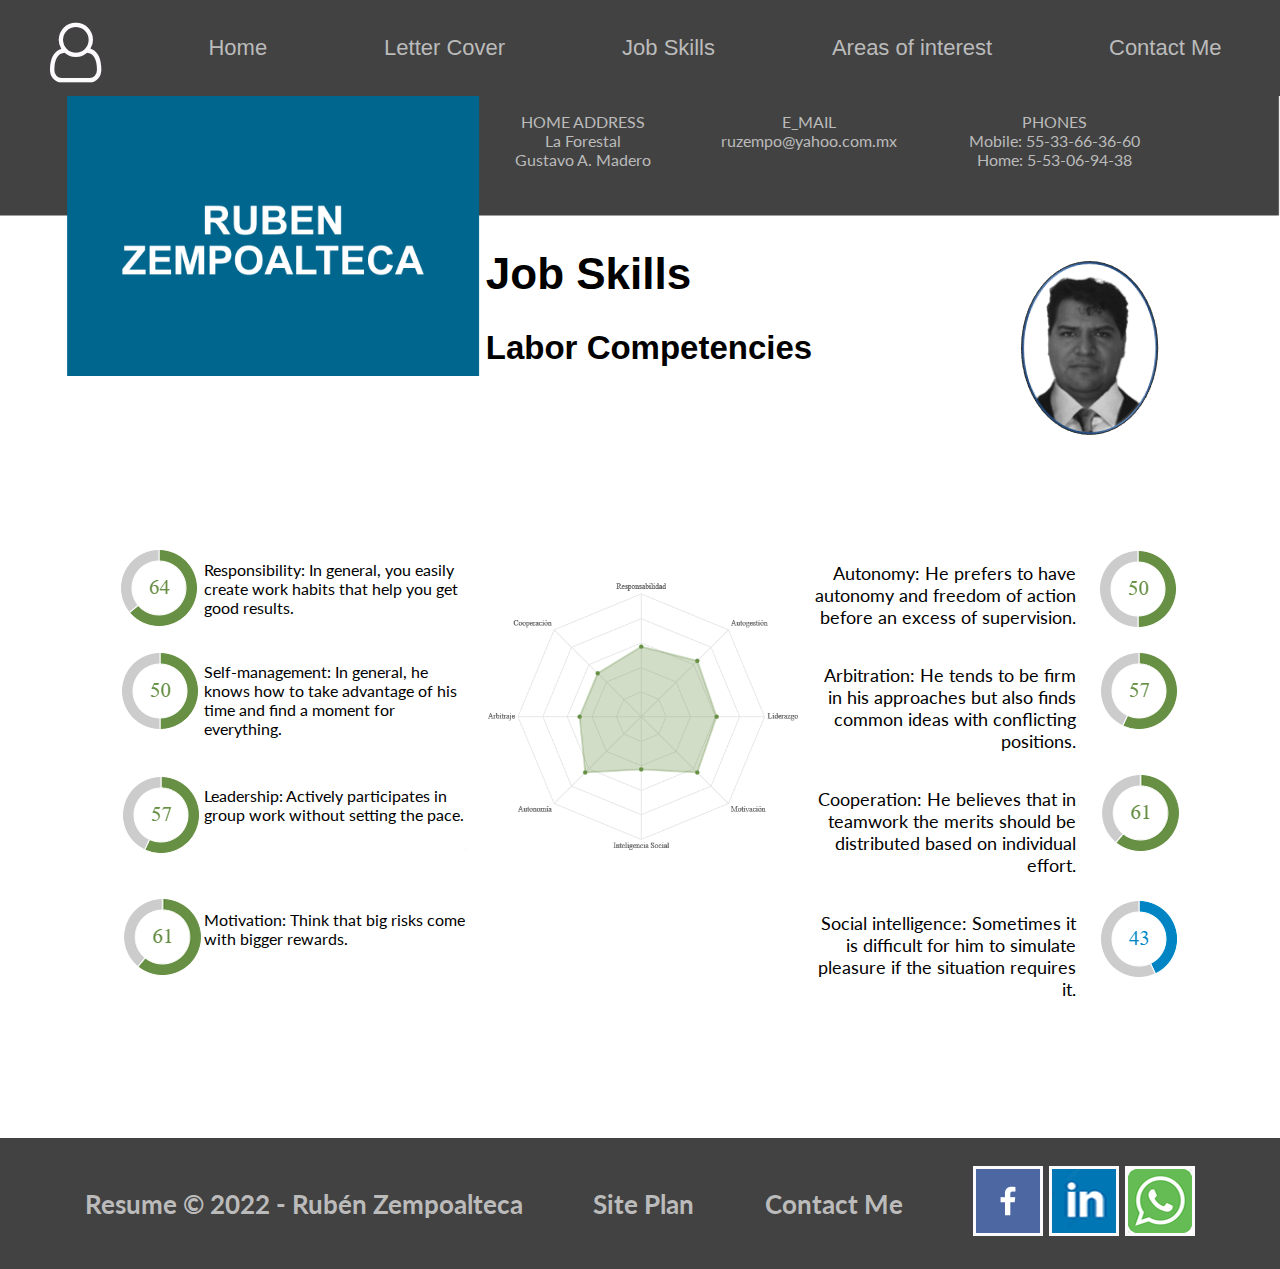
<file: myresume/jobskills.html>
<!DOCTYPE html>
<html lang="en">
<head>
    <meta charset="UTF-8">
    <meta http-equiv="X-UA-Compatible" content="IE=edge">
    <meta name="viewport" content="width=device-width, initial-scale=1.0">
    
    <!-- Link to the CSS file -->
    <link rel="stylesheet" href="styles/style.css">
    <!-- Link to the icons -->
    <link rel="stylesheet" href="styles/font-awesome/css/font-awesome.min.css">
    <title>Resume | Templete</title>
  
</head>
<body id="content">
    <header>
        <a id="logo_link" href="index.html">
            <i class="fa fa-user-o"  aria-hidden="true"></i>
        </a>
        <nav>
            <a href="index.html">Home</a> 
            <a href="lettercover.html">Letter Cover</a>
            <a href="jobskills.html">Job Skills</a> 
            <a href="areasofinterest.html">Areas of interest</a> 
            <a href="contactme.html">Contact Me</a>
        </nav>
    </header>    
    
    <main class="resume-grid">
        <!-- Header image-->
        <div id="contimg">
            <img id="imgheader" src="images/Encabezado.png" alt="header image">
        </div>

        <!-- Contact info -->
        <div id="address" class="contact">
            
            <ul>
                <li>HOME ADDRESS</li>
                <li>La Forestal</li>
                <li>Gustavo A. Madero</li>
            </ul>
        </div>
        <div id="email" class="contact">
            
            <ul>
                <li>E_MAIL</li>
                <li>ruzempo@yahoo.com.mx</li>
            </ul>
        </div>
        <div id="phones" class="contact">
            <ul>
                <li>PHONES</li>
                <li>Mobile: 55-33-66-36-60</li>
                <li>Home: 5-53-06-94-38</li>
            </ul>            
        </div>

        <!--Introduction-->
        <div id="introskills">         
            <h1>Job Skills</h1>
            <h2>Labor Competencies</h2>
        </div>  
             
        <!--Name Just to max-width: 900px-->
        <div id="myname">
            <h2>RUBEN ZEMPOALTECA</h2>
        </div>
                
        <!--My photo-->
        <img id="meskills" src="images/me.png" alt="My photograph">
        <!--Skills-->
        <div id="skillchart" class="gridskills">

            <div id="Responsibility">
                <div class="imgnum">
                    <img src="images/64.png" alt="number 64">
                </div>
                <div class="txtnum">
                    <p>Responsibility: In general, you easily create work habits that help you get good results.</p>
                </div>     
            </div>

            <div id="Self-management">
                <div class="imgnum">
                    <img src="images/50.png" alt="number 50">
                </div>
                <div class="txtnum">
                    <p>Self-management: In general, he knows how to take advantage of his time and find a moment for everything.</p>
                </div>
            </div>

            <div id="Leadership">
                <div class="imgnum">
                    <img src="images/57.png" alt="number 57">
                </div>
                <div class="txtnum">
                    <p>Leadership: Actively participates in group work without setting the pace.</p>
                </div>
            </div>
            
            <div id="Motivation">
                <div class="imgnum">
                    <img src="images/61.png" alt="number 61">
                </div>
                <div class="txtnum">
                    <p>Motivation: Think that big risks come with bigger rewards.</p>
                </div>
            </div>

            <!--Map of laborcompetencies-->
            <img id="mapskills" src="images/Labor_Comp.png" alt="map of labor competencies">

            <div Id="Autonomy">
                <div class="numimg">
                    <img src="images/50.png" alt="number 50">
                </div>

                <div class="numtxt">
                    <p>Autonomy: He prefers to have autonomy and freedom of action before an excess of supervision.</p>
                </div>

            </div>
            
            <div id="Arbitration">
                <div class="numimg">        
                    <img src="images/57.png" alt="number 57">
                </div>
                <div class="numtxt">
                    <p>Arbitration: He tends to be firm in his approaches but also finds common ideas with conflicting positions.</p>
                </div>
            </div>

            <div id="Cooperation">
                <div class="numimg">
                    <img src="images/61.png" alt="number 61">
                </div>
                <div class="numtxt">
                    <p>Cooperation: He believes that in teamwork the merits should be distributed based on individual effort.</p>               
                </div>               
            </div>

            <div id="Social">
                <div class="numimg">
                    <img src="images/43.png" alt="number 43">
                </div>
                <div class="numtxt">
                    <p>Social intelligence: Sometimes it is difficult for him to simulate pleasure if the situation requires it.</p>              
                </div>            
            </div>
            
        </div>



    </main>

    <footer>
        <h3>Resume &copy; 2022 - Rubén Zempoalteca</h3>
        <h3><a href="site-plan.html">Site Plan</a></h3>
        <h3><a href="contactme.html">Contact Me</a></h3>
        <div class="social">
            <a href="https://facebook.com" target="_blank">
                <img src="images/facebook.png" alt="fb icon">
            </a>
            <a href="https://www.linkedin.com/in/ruben-zempoalteca-torres/?locale=en_US" target="_blank">
                <img src="images/linkedin.png" alt="twitter icon">
            </a>
            <a href="https://www.whatsapp.com/" target="_blank">
                <img src="images/whatsapp.png" alt="instagram icon">
            </a>
        </div>
    </footer>    
</body>
</html>
</file>
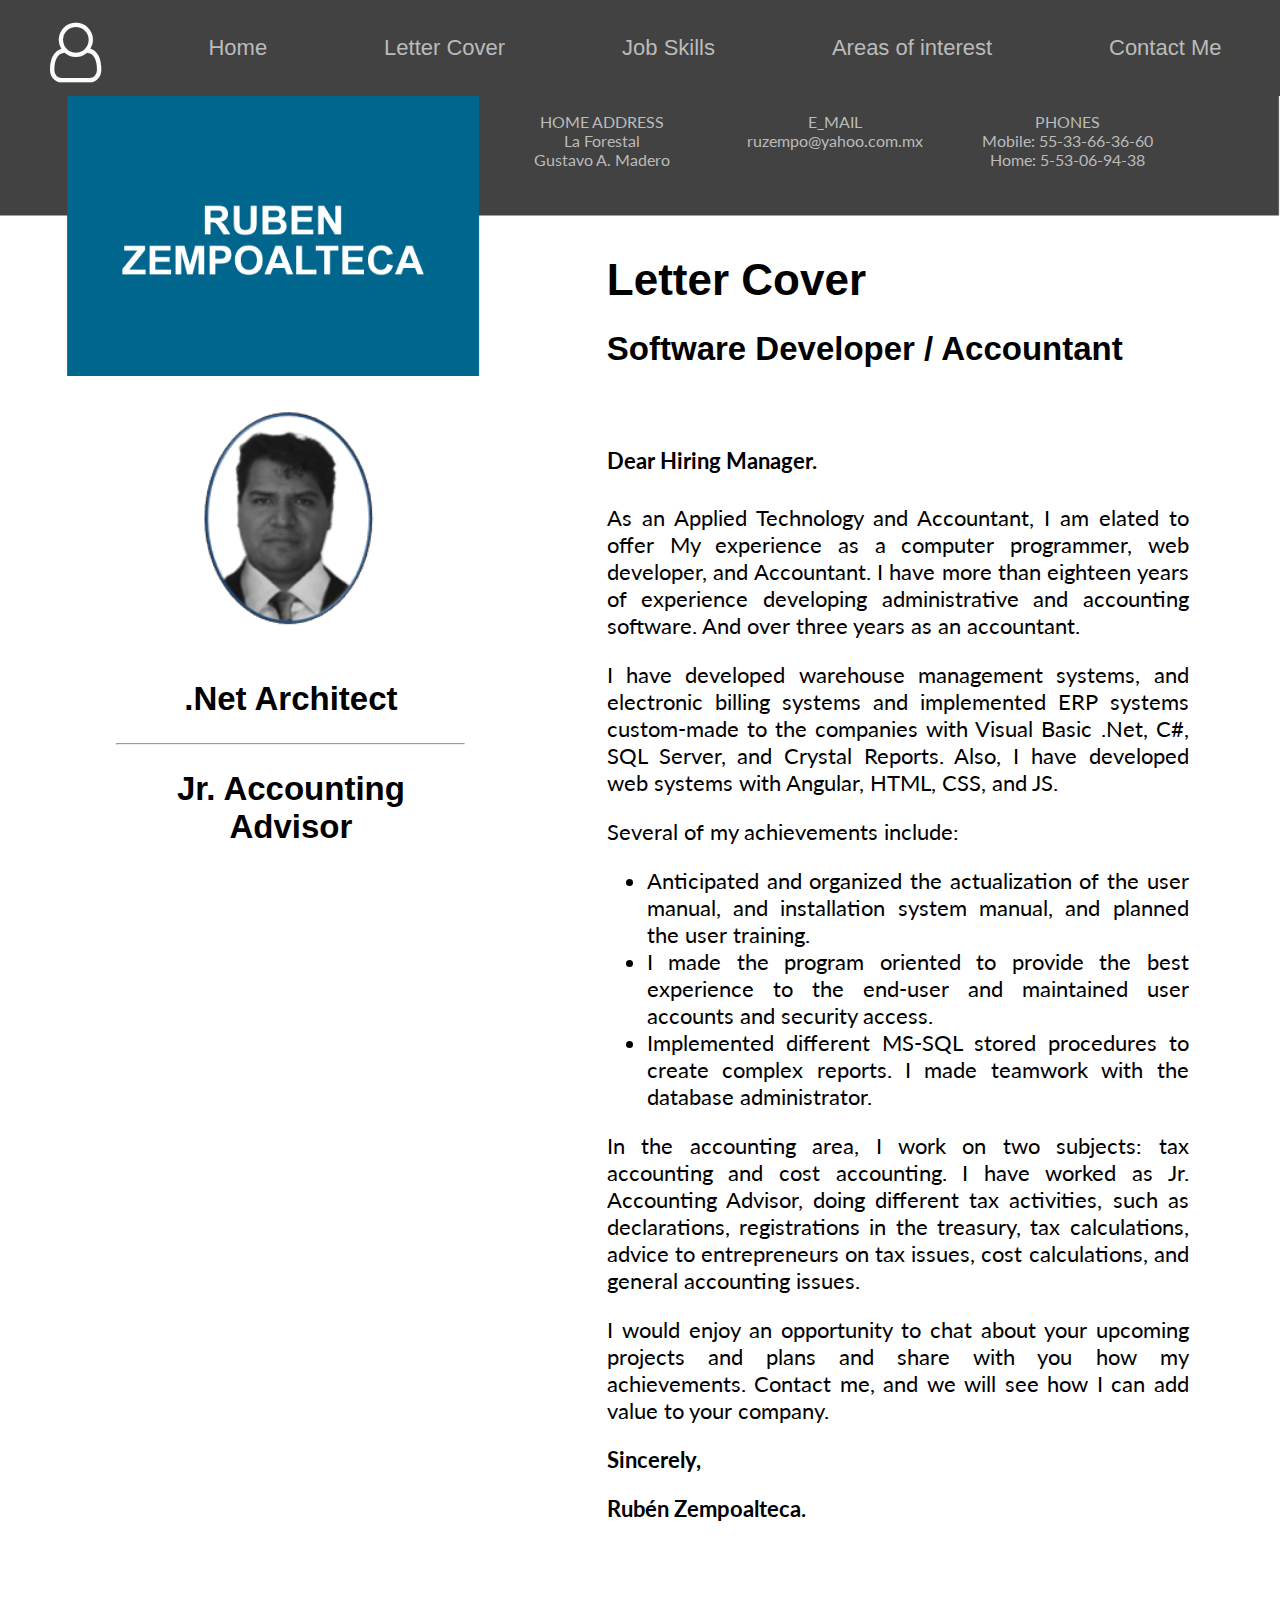
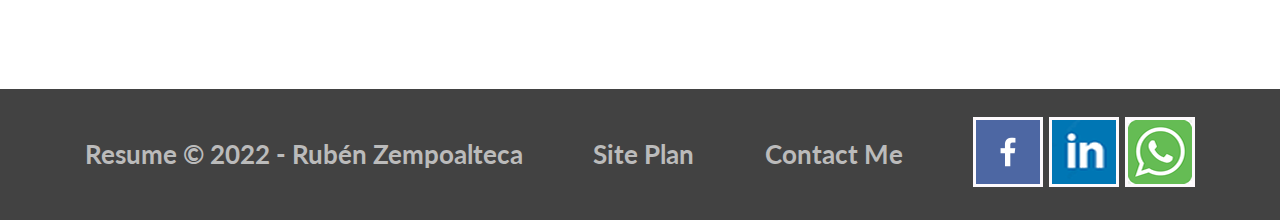
<file: myresume/lettercover.html>
<!DOCTYPE html>
<html lang="en">
<head>
    <meta charset="UTF-8">
    <meta http-equiv="X-UA-Compatible" content="IE=edge">
    <meta name="viewport" content="width=device-width, initial-scale=1.0">
    
    <!-- Link to the CSS file -->
    <link rel="stylesheet" href="styles/style.css">
    <!-- Link to the icons -->
    <link rel="stylesheet" href="styles/font-awesome/css/font-awesome.min.css">
    <title>Resume | Templete</title>
  
</head>
<body id="content">
    <header>
        <a id="logo_link" href="index.html">
            <i class="fa fa-user-o"  aria-hidden="true"></i>
        </a>
        <nav>
            <a href="index.html">Home</a> 
            <a href="lettercover.html">Letter Cover</a>
            <a href="jobskills.html">Job Skills</a> 
            <a href="areasofinterest.html">Areas of interest</a> 
            <a href="contactme.html">Contact Me</a>
        </nav>
    </header>    
    
    <main class="resume-grid">
        <!-- Header image-->
        <div id="contimg">
            <img id="imgheader" src="images/Encabezado.png" alt="header image">
        </div>

        <!-- Contact info -->
        <div id="address" class="contact">
            
            <ul>
                <li>HOME ADDRESS</li>
                <li>La Forestal</li>
                <li>Gustavo A. Madero</li>
            </ul>
        </div>
        <div id="email" class="contact">
            
            <ul>
                <li>E_MAIL</li>
                <li>ruzempo@yahoo.com.mx</li>
            </ul>
        </div>
        <div id="phones" class="contact">
            <ul>
                <li>PHONES</li>
                <li>Mobile: 55-33-66-36-60</li>
                <li>Home: 5-53-06-94-38</li>
            </ul>            
        </div>
        
        <!--Name Just to max-width: 900px-->
        <div id="myname">
            <h2>RUBEN ZEMPOALTECA</h2>
        </div>
        
        <!--My photo-->
        <img id="me" src="images/me.png" alt="My photograph">
        <!--Introduction-->
        <div id="intro">         
            <h1>Letter Cover</h1>
            <h2>Software Developer / Accountant</h2>
        </div>

        <!--job-->
        <div id="job">
            <h2>.Net Architect</h2>
            <hr>
            <h2>Jr. Accounting Advisor</h2>
        </div>

        <!--letter-->
        <div id="letter">
            <h4>Dear Hiring Manager.</h4>
            <p>As an Applied Technology and Accountant, I am elated to offer My experience as a computer programmer, web developer, and Accountant.
                I have more than eighteen years of experience developing administrative and accounting software. And over three years as an accountant.
            </p>
            <p>
                I have developed warehouse management systems, and electronic billing systems and implemented ERP systems custom-made to the companies with Visual Basic .Net, C#, SQL Server, and Crystal Reports. Also, I have developed web systems with Angular, HTML, CSS, and JS.
            </p>
            <p>
                Several of my achievements include: </p>
                <ul>
                    <li>Anticipated and organized the actualization of the user manual, and installation system manual, and planned the user training.</li>
                    <li>I made the program oriented to provide the best experience to the end-user and maintained user accounts and security access.</li>
                    <li>Implemented different MS-SQL stored procedures to create complex reports. I made teamwork with the database administrator.</li>
                </ul>
            
            <p>
                In the accounting area, I work on two subjects: tax accounting and cost accounting.  I have worked as Jr. Accounting Advisor, doing different tax activities, such as declarations, registrations in the treasury, tax calculations, advice to entrepreneurs on tax issues, cost calculations, and general accounting issues.
            </p>
            <p>I would enjoy an opportunity to chat about your upcoming projects and plans and share with you how my achievements. Contact me, and we will see how I can add value to your company.</p>
            <p><strong>Sincerely,</strong></p>
            <p><strong>Rubén Zempoalteca.</strong></p>
        </div>

    </main>

    <footer>
        <h3>Resume &copy; 2022 - Rubén Zempoalteca</h3>
        <h3><a href="site-plan.html">Site Plan</a></h3>
        <h3><a href="contactme.html">Contact Me</a></h3>
        <div class="social">
            <a href="https://facebook.com" target="_blank">
                <img src="images/facebook.png" alt="fb icon">
            </a>
            <a href="https://www.linkedin.com/in/ruben-zempoalteca-torres/?locale=en_US" target="_blank">
                <img src="images/linkedin.png" alt="twitter icon">
            </a>
            <a href="https://www.whatsapp.com/" target="_blank">
                <img src="images/whatsapp.png" alt="instagram icon">
            </a>
        </div>
    </footer>    
</body>
</html>
</file>
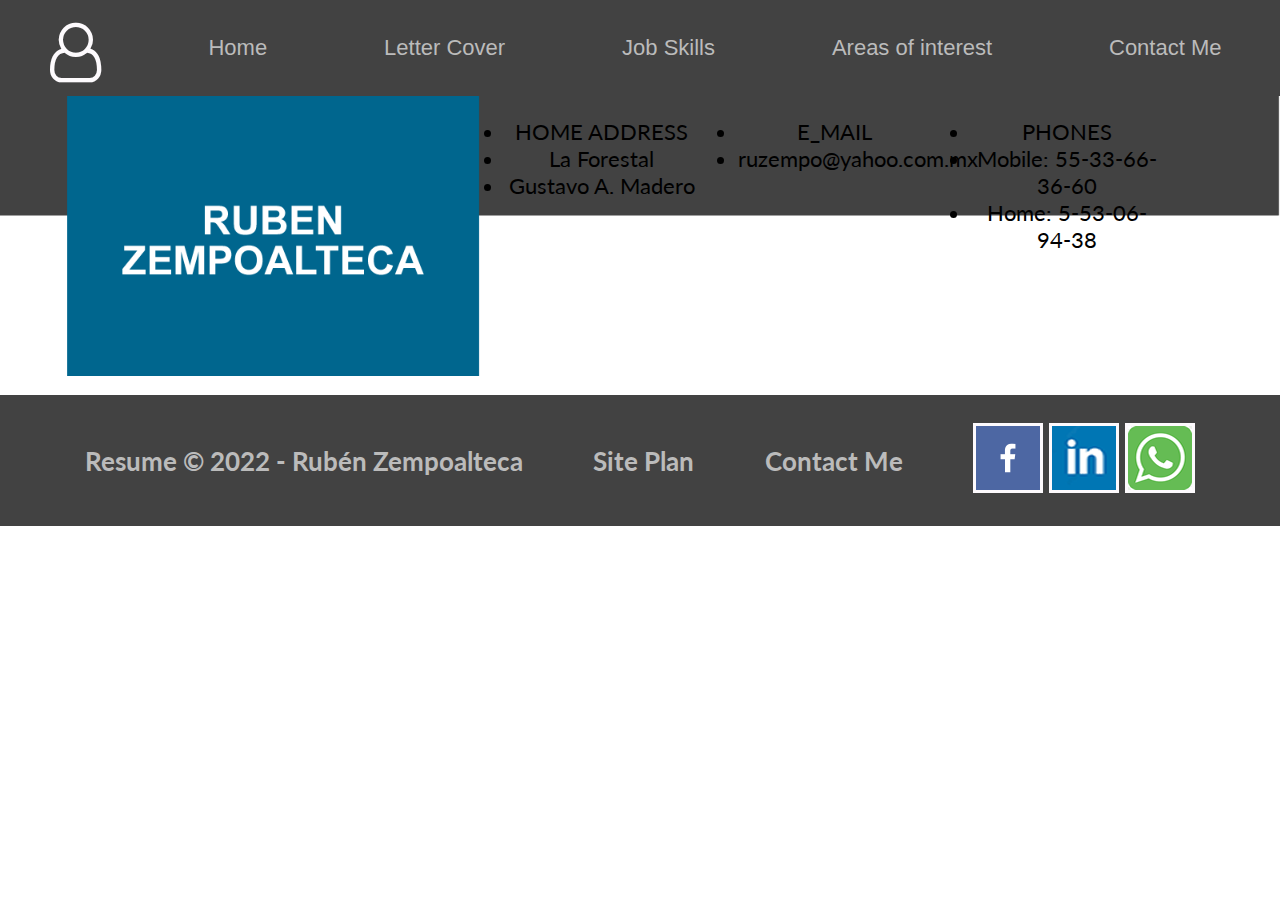
<file: myresume/plantilla.html>
<!DOCTYPE html>
<html lang="en">
<head>
    <meta charset="UTF-8">
    <meta http-equiv="X-UA-Compatible" content="IE=edge">
    <meta name="viewport" content="width=device-width, initial-scale=1.0">
    
    <!-- Link to the CSS file -->
    <link rel="stylesheet" href="styles/style.css">
    <!-- Link to the icons -->
    <link rel="stylesheet" href="styles/font-awesome/css/font-awesome.min.css">
    <title>Resume | Templete</title>
  
</head>
<body id="content">
    <header>
        <a id="logo_link" href="index.html">
            <i class="fa fa-user-o"  aria-hidden="true"></i>
        </a>
        <nav>
            <a href="index.html">Home</a> 
            <a href="lettercover.html">Letter Cover</a>
            <a href="jobskills.html">Job Skills</a> 
            <a href="areasofinterest.html">Areas of interest</a> 
            <a href="contactme.html">Contact Me</a>
        </nav>
    </header>    
    
    <main class="resume-grid">
        <!-- Header image-->
        <div id="contimg">
            <img id="imgheader" src="images/Encabezado.png" alt="header image">
        </div>

        <!-- Contact info -->
        <side id="address">
            
            <ul>
                <li>HOME ADDRESS</li>
                <li>La Forestal</li>
                <li>Gustavo A. Madero</li>
            </ul>
        </side>
        <side id="email">
            
            <ul>
                <li>E_MAIL</li>
                <li>ruzempo@yahoo.com.mx</li>
            </ul>
        </side>
        <side id="phones">
            <ul>
                <li>PHONES</li>
                <li>Mobile: 55-33-66-36-60</li>
                <li>Home: 5-53-06-94-38</li>
            </ul>            
        </side>




    </main>

    <footer>
        <h3>Resume &copy; 2022 - Rubén Zempoalteca</h3>
        <h3><a href="site-plan.html">Site Plan</a></h3>
        <h3><a href="contactme.html">Contact Me</a></h3>
        <div class="social">
            <a href="https://facebook.com" target="_blank">
                <img src="images/facebook.png" alt="fb icon">
            </a>
            <a href="https://www.linkedin.com/in/ruben-zempoalteca-torres/?locale=en_US" target="_blank">
                <img src="images/linkedin.png" alt="twitter icon">
            </a>
            <a href="https://www.whatsapp.com/" target="_blank">
                <img src="images/whatsapp.png" alt="instagram icon">
            </a>
        </div>
    </footer>    
</body>
</html>
</file>
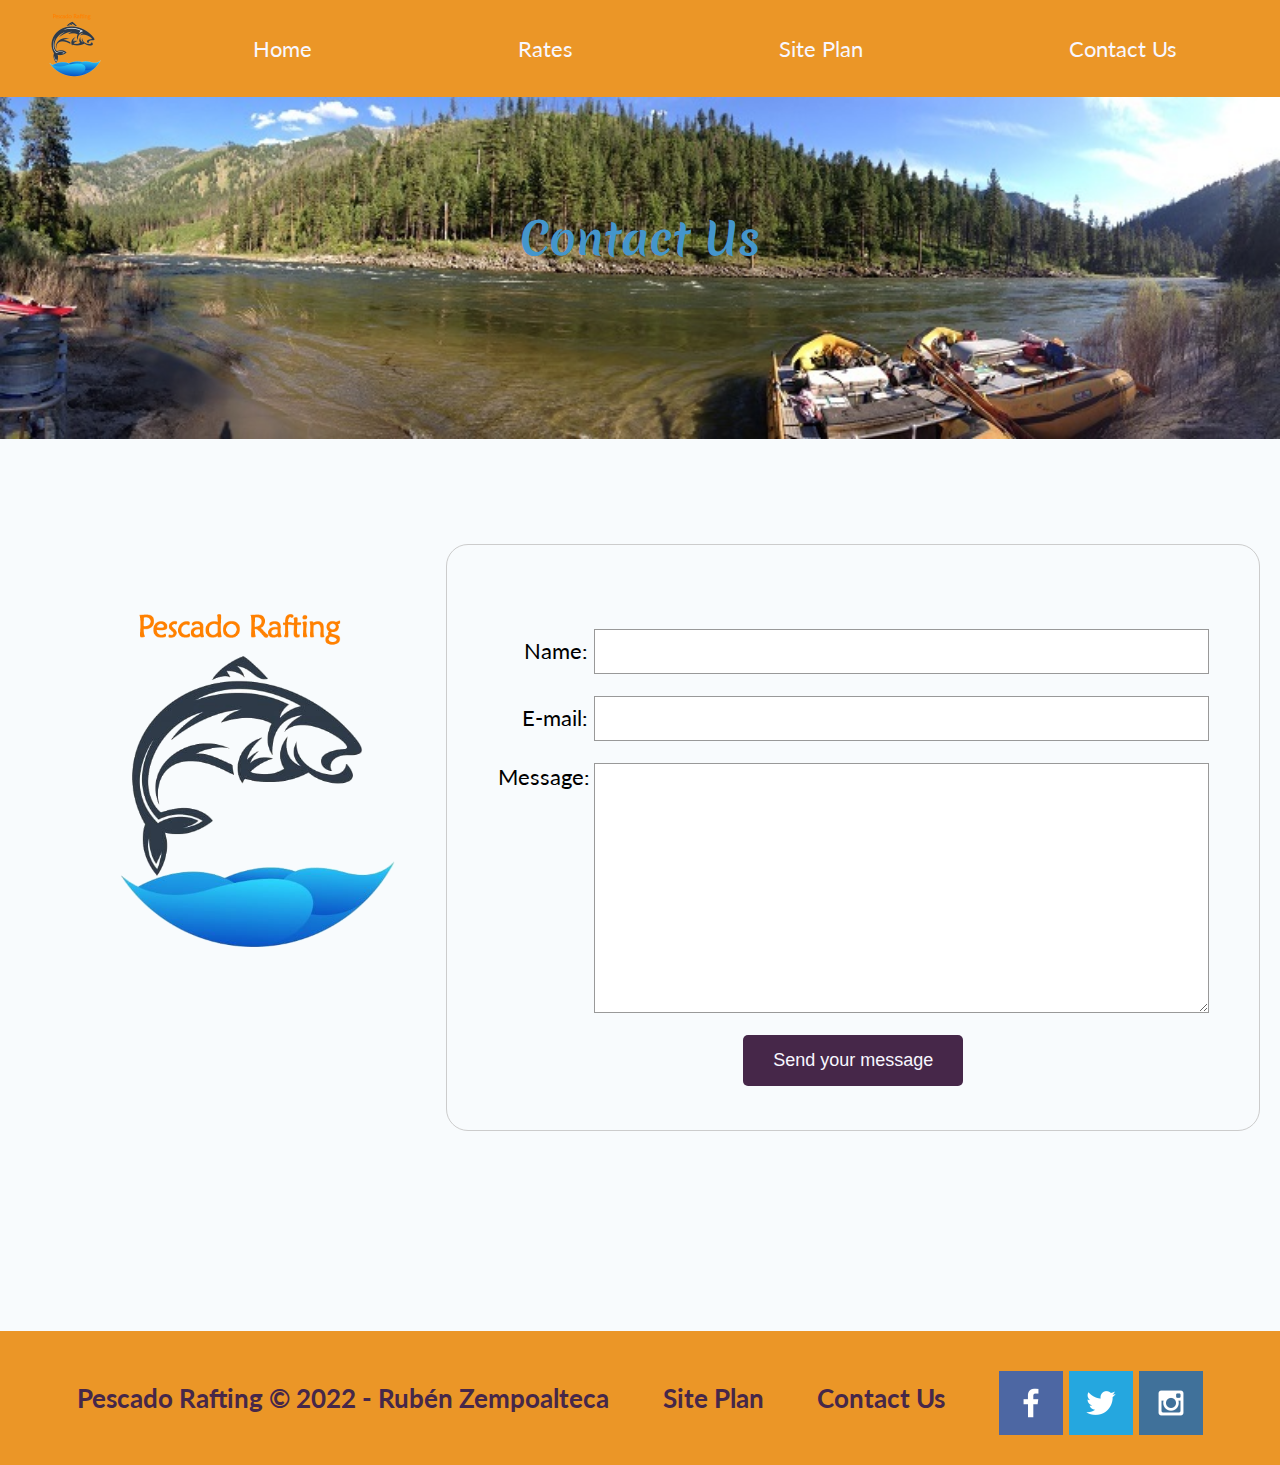
<file: wwr/contactus.html>
<!DOCTYPE html>
<html lang="en">
<head>
    <meta charset="UTF-8">
    <meta http-equiv="X-UA-Compatible" content="IE=edge">
    <meta name="viewport" content="width=device-width, initial-scale=1.0">
 
    <!-- Link to the CSS file -->
    <link rel="stylesheet" href="styles/style.css">
    <title>Pescado Water Rafting | Whitewater Rafting Vacations | Contact Us</title>
</head>
<body id="content">
    <header>
        <a id="logo_link" href="index.html">
            <img class="logo" src="images/PescadoRafting.png" alt="Pescado Water Rafting Logo">
        </a>
        <nav>
            <a href="index.html">Home</a> 
            <a href="rates.html">Rates</a> 
            <a href="site-plan-rafting.html">Site Plan</a> 
            <a href="contactus.html">Contact Us</a>
        </nav>
    </header>
    
    <div id="hero">
        <div id="hero-box">
            <img id="hero-img" src="images/Contactus_Hero.jpg"  alt="People enjoying white water rafting">
        </div>
        <section id="hero-msg">
            <h1 class="home-title">Contact Us</h1>
        </section>
    </div>    

    <main>
        <div id="ContentForm">
            <div id="feedback"></div>
            <img id="logoForm" src="images/PescadoRafting.png" alt="Pescado Water Rafting Logo">
            <form action="/my-handling-form-page" method="post"><br>
                <ul>
                <li>
                <label for="name">Name:</label>
                <input type="text" id="name" name="user_name" >
                </li>
                <li>
                <label for="mail">E-mail:</label>
                <input type="email" id="mail" name="user_email">
                </li>
                <li>
                <label for="msg">Message:</label>
                <textarea id="msg" name="user_message"></textarea>
                </li>
                <li class="button">
                    <button type="submit">Send your message</button>
                </li>
                </ul>
            </form>           
        </div>            
    </main>


    <footer>
        <h3>Pescado Rafting &copy; 2022 - Rubén Zempoalteca</h3>
        <h3><a href="site-plan-rafting.html">Site Plan</a></h3>
        <h3><a href="contactus.html">Contact Us</a></h3>
        <div class="social">
            <a href="https://facebook.com" target="_blank">
                <img src="images/facebook.png" alt="fb icon">
            </a>
            <a href="https://twitter.com" target="_blank">
                <img src="images/twitter.png" alt="twitter icon">
            </a>
            <a href="https://instagram.com" target="_blank">
                <img src="images/instagram.png" alt="instagram icon">
            </a>
        </div>
    </footer>

    <script>
        // get the feedback div element so we can do something with it.
        const feedbackElement = document.getElementById('feedback');
        // get the form so we can read what was entered in it.
        const formElement = document.forms[0];
        // add a 'listener' to wait for a submission of our form. When that happens run the code below.
        formElement.addEventListener('submit', function(e) {
            // stop the form from doing the default action.
            e.preventDefault();
            // set the contents of our feedback element to a message letting the user know the form was submitted successfully. Notice that we pull the name that was entered in the form to personalize the message!
            feedbackElement.innerHTML = 'Hello '+ formElement.user_name.value +'! Thank you for your message. We will get back with you as soon as possible!';
            // make the feedback element visible.
            feedbackElement.style.display = "block";
            // add a class to move everything down so our message doesn't cover it.
            document.body.classList.toggle('moveDown');
        });
    </script>
</body>
</html>
</file>
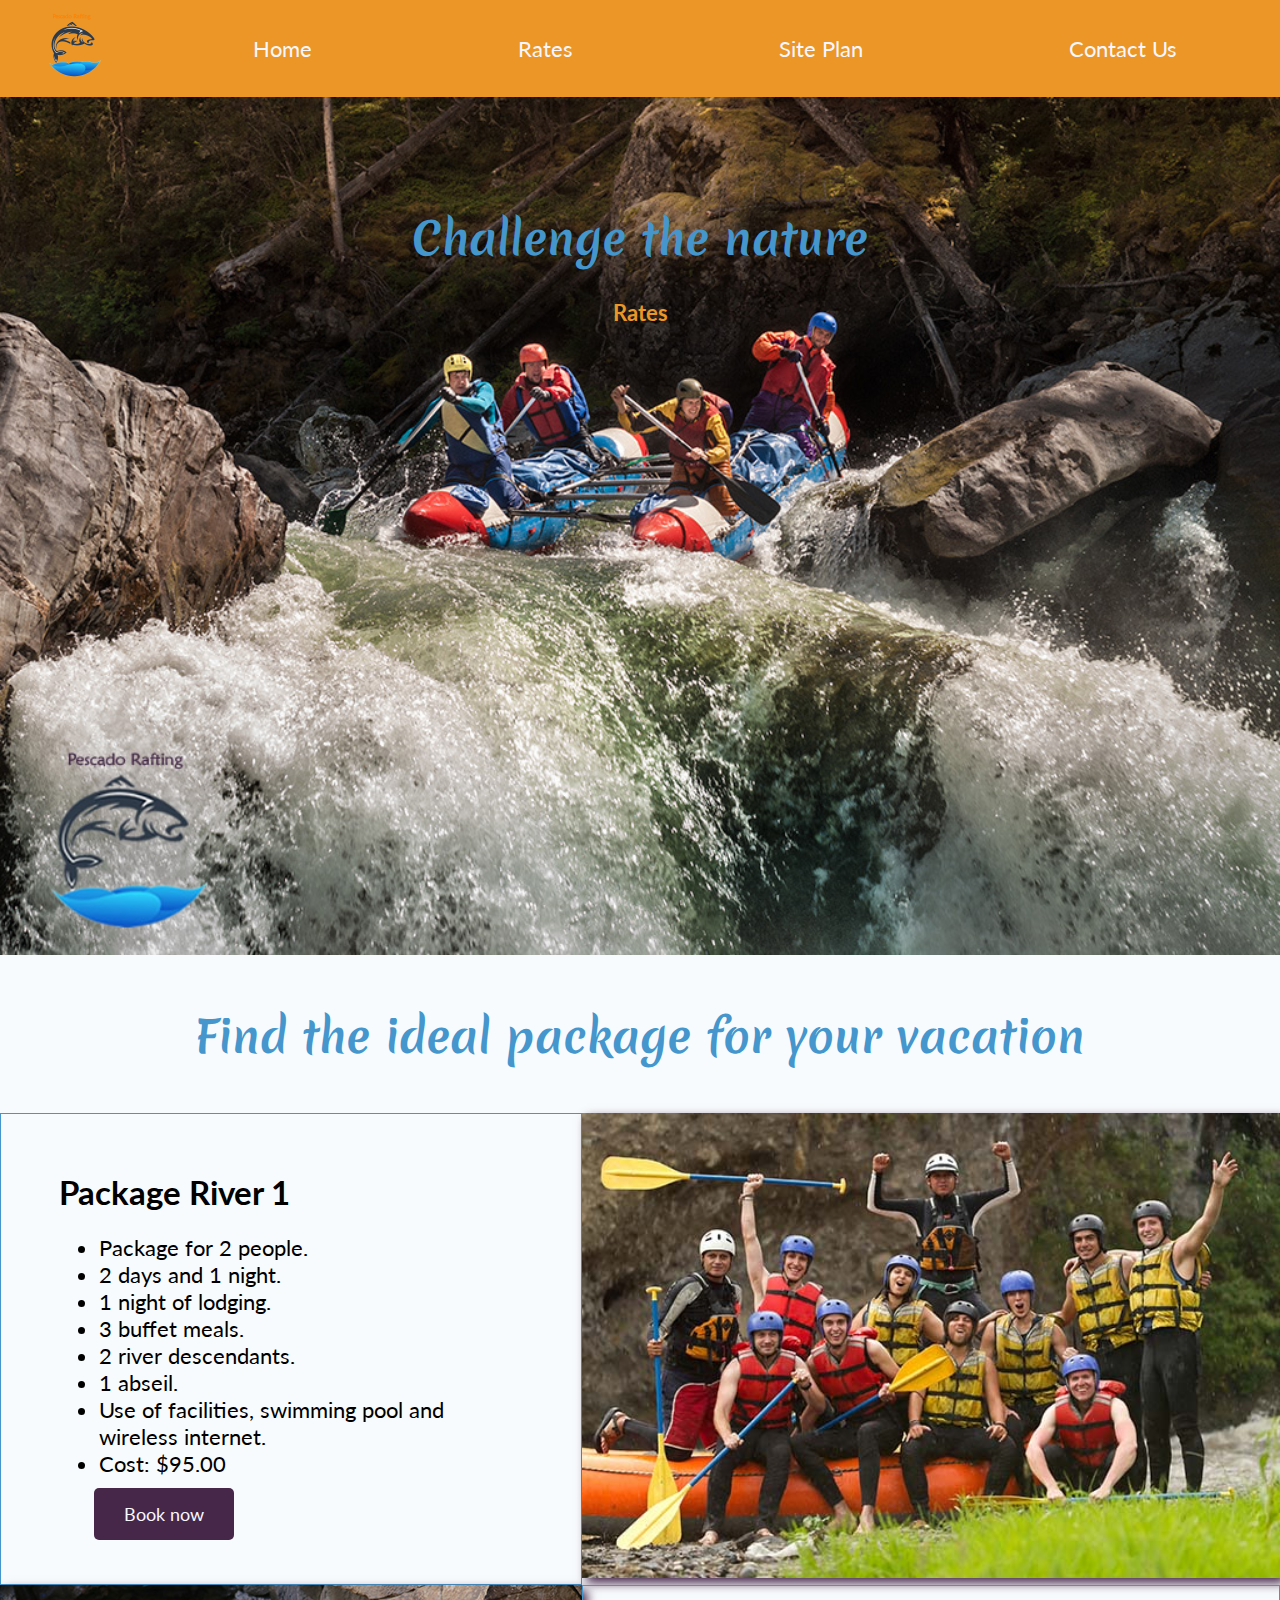
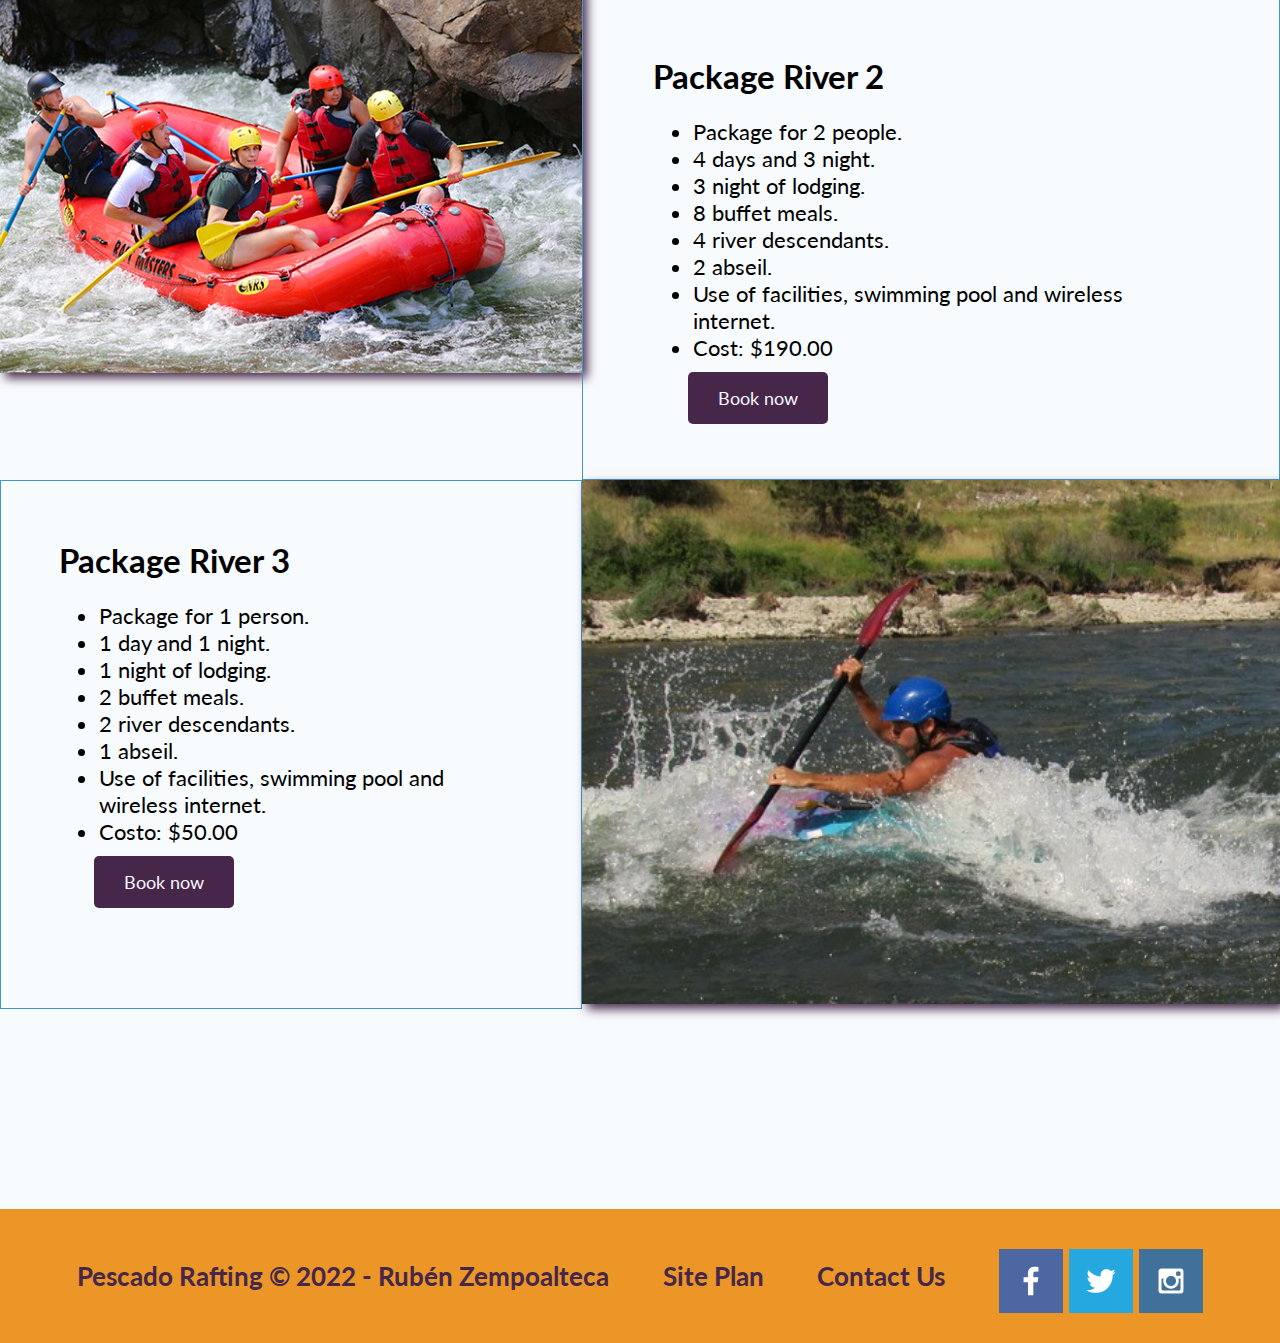
<file: wwr/rates.html>
<!DOCTYPE html>
<!-- HTML skeleton:  '!' + enter -->
<html lang="en">
<head>
    <meta charset="UTF-8">
    <meta http-equiv="X-UA-Compatible" content="IE=edge">
    <meta name="viewport" content="width=device-width, initial-scale=1.0">

    <!-- Link to the CSS file -->
    <link rel="stylesheet" href="styles/style.css">
    <title>Pescado Water Rafting | Whitewater Rafting Vacations | Rates</title>
</head>
<body>
    <div id="content">
        <header>
            <a id="logo_link" href="index.html">
                <img class="logo" src="images/PescadoRafting.png" alt="Pescado Water Rafting Logo">
            </a>
            <nav>
                <a href="index.html">Home</a> 
                <a href="rates.html">Rates</a> 
                <a href="site-plan-rafting.html">Site Plan</a> 
                <a href="contactus.html">Contact Us</a>
            </nav>
        </header>

        <div id="hero">
            <div id="hero-box">
                <img id="hero-img" src="images/Rates_Hero.jpg"  alt="People enjoying Pescado water rafting">
            </div>
            <div id="hero-msg">
                <h1 class="home-title">Challenge the nature</h1>
                <h4>Rates</h4>
            </div>
        </div>

        <div id="rates-title-msg">
            <h1>Find the ideal package for your vacation</h1>
        </div>

        <main class="rates-grid">

            <section class="pack-1">
                <h2>Package River 1</h2>
                <ul>
                    <li>Package for 2 people.</li>
                    <li>2 days and 1 night.</li>
                    <li>1 night of lodging.</li>
                    <li>3 buffet meals.</li>
                    <li>2 river descendants.</li>
                    <li>1 abseil.</li>
                    <li>Use of facilities, swimming pool and wireless internet.</li>
                    <li>Cost: $95.00</li>
                </ul>
                <div class="button-box-rates">
                    <a class="book" href="rates.html">Book now</a>
                </div>           
            </section>
            <div class="pack-img-1">
                <img class="rate-img" src="images/packimg1.jpg"  alt="starting the adventure in Pescado river ">
            </div>

            <div class="pack-img-2">
                <img class="rate-img" src="images/packimg2.jpg"  alt="Pescado river descendant">
            </div>

            <section class="pack-2">
                <h2>Package River 2</h2>
                <ul>
                    <li>Package for 2 people.</li>
                    <li>4 days and 3 night.</li>
                    <li>3 night of lodging.</li>
                    <li>8 buffet meals.</li>
                    <li>4 river descendants.</li>
                    <li>2 abseil.</li>
                    <li>Use of facilities, swimming pool and wireless internet.</li>
                    <li>Cost: $190.00</li>
                </ul>           
                <div class="button-box-rates">
                    <a class="book" href="rates.html">Book now</a>
                </div>            
            </section>

            <section class="pack-3">
                <h2>Package River 3</h2>
                <ul>
                    <li>Package for 1 person.</li>
                    <li>1 day and 1 night.</li>
                    <li>1 night of lodging.</li>
                    <li>2 buffet meals.</li>
                    <li>2 river descendants.</li>
                    <li>1 abseil.</li>
                    <li>Use of facilities, swimming pool and wireless internet.</li>
                    <li> Costo: $50.00</li>
                </ul>            
                <div class="button-box-rates">
                    <a class="book" href="rates.html">Book now</a>
                </div>           
            </section>
            <div class="pack-img-3">
                <img class="rate-img" src="images/packimg3.jpg"  alt="A man descending the Pescado river ">
            </div>                                        

        </main>
        
        <footer>
            <h3>Pescado Rafting &copy; 2022 - Rubén Zempoalteca</h3>
            <h3><a href="site-plan-rafting.html">Site Plan</a></h3>
            <h3><a href="contactus.html">Contact Us</a></h3>
            <div class="social">
                <a href="https://facebook.com" target="_blank">
                    <img src="images/facebook.png" alt="fb icon">
                </a>
                <a href="https://twitter.com" target="_blank">
                    <img src="images/twitter.png" alt="twitter icon">
                </a>
                <a href="https://instagram.com" target="_blank">
                    <img src="images/instagram.png" alt="instagram icon">
                </a>
            </div>
        </footer>    
    </div>
</body>
</html>
</file>
<file: myresume/styles/style.css>
/*
  CSS to resume web page from myresume carpet.
  Rubén Zempoalteca T.
  20.06.2022.
*/

/*
* {
	border: 2px solid blue
}
*/

/************************************************************
**************************   Template    ********************
*************************************************************/
/*Fonts*/
@import url('https://fonts.googleapis.com/css2?family=Lato&family=Roboto&display=swap');

/*Div content*/
#content{
    max-width: 1600px;
    margin:0 auto;
    text-align: center;
    }

    /*Section Body*/
body{
    background-color: #FFFFFF;
    font-family: Lato, Arial, Verdana, Helvetica; /*Apply Lato font to all text in the body section*/
    font-size: 22px;
    /*Simple reset*/
    margin: 0;
    padding: 0;
}
#logo_link{
    padding-top: 5px;
    justify-self: center;
    align-self: center;
    font-size:60px;
    color:#FDFAFD;
}

/*Section header*/
header{
    background-color: #424242;
    /*text-align: left;*/
    display: grid;
    grid-template-columns: 150px auto;
}

.logo{
    width: 80px;
}


/*Section nav*/
nav {
    display: flex;
    justify-content: space-around;
    font-family: Robo, Arial, Verdana, Helvetica; /*Apply Robo in titles of sections and in nav*/
}
nav a{
    text-align: center;
    color:#BBBBBB;
    text-decoration: none;
    padding: 35px;
    
}

nav a:hover{
    background-color: #006599;
    color: #FDFAFD;
}

/*Section main*/


main.resume-grid{
    display: grid;
    grid-template-columns: repeat(11,1fr);
}

#contimg{
    grid-column: 1/12;
    grid-row: 1/2;
    position:absolute;
    z-index: -1;
    text-align:left;   
}

#imgheader{   
    width: 100%;  
  }

#address{
    grid-column: 5/7;
    grid-row: 1/2;
}
#email{
    grid-column: 7/9;
    grid-row: 1/2;
}
#phones{
    grid-column: 9/11;
    grid-row: 1/2;
}

main h6{
    color:#FDFAFD
}
/*
main ul{
    list-style: none;
    color:#BBBBBB;
    font-size:medium;
}
*/

.contact ul{
    list-style: none;
    color:#BBBBBB;
    font-size:medium;
}

.icons{
    padding-top: 5px;
    justify-self: center;
    align-self: center;
    font-size:50px;
    color:#BBBBBB; 
}

#myname{
    display: none;
}
/*Section footer*/
footer{
    background-color:#424242;
    text-align: left;
    padding: 25px 50px;
    margin-top: 120px;
    display: flex;
    justify-content: space-around;
    align-items: center;
}

footer h3{
    color:#BBBBBB;
}

footer h3 a:hover{
    text-decoration: underline;
}

footer a{
    color:#BBBBBB;
    text-decoration: none;
}

footer a:hover{
    color:#FDFAFD;
}

footer .social img {
    /*padding-top: 15px;*/
    border:solid #FDFAFD
}

/************************************************************
**************************   Home page   ********************
*************************************************************/

#me{
    grid-column: 2/4;
    grid-row: 2/4;
    width: 80%;
    margin-top: 200px;
    margin-left: 60px;
    padding: 20px;
}

#backgroudPP{
    background:#BBBBBB;
    grid-column: 2/5;
    grid-row:4/9;
    width: 100%;
}

#profprof{
    grid-column: 2/5;
    grid-row: 4/6;
    width: 100%;  
}

#profproftitle{
    position: absolute;
}

#profprof h3{
    font-family: Robo, Arial, Verdana, Helvetica; /*Apply Robo in titles of sections*/
    margin-left: 85px;
    text-align: left;   
}

#profprof .icons{
    color:#424242;
    margin-left: 15px;
    font-size:50px;  
}

.profile{
    text-align: justify;
    margin: 25px;
}

#areas{
    grid-column: 2/5;
    grid-row: 6/7;
    width: 100%;
    text-align: left; 
    margin-top: 150px;
    padding: 5px;
    font-family: Lato, Arial, Verdana, Helvetica;
}

#areastitle{
    position: absolute;
    color:#006599;
}
#areas h3{
    margin-left: 65px;
    text-align: left;
    font-family: Robo, Arial, Verdana, Helvetica; /*Apply Robo in titles of sections*/
}

#areas .icons{
    color:#424242;
    margin-left: 15px;
    font-size:42px;
}

#intro{
    grid-column: 6/11;
    grid-row: 2/3;
    width: 100%;
    margin-top: 45px; 
    
}

#intro h1,h2{
    text-align: left;
    margin: 25px;
    font-family: Robo, Arial, Verdana, Helvetica; /*Apply Robo in titles of sections*/
}

#experience{
    grid-column: 6/11;
    grid-row: 3/6;
    width: 100%;
    text-align: left;
 
}

#experience h3 {
    margin-left: 85px;
    font-family: Robo, Arial, Verdana, Helvetica; /*Apply Robo in titles of sections*/
}


#workexp{ 
    position: absolute;
}

#job1, #job2, #job3{
    margin: 25px;
}

/*
.jobs ul li{
    margin: 25px;
    list-style:disc;
    color:#000000;
    font-family: Lato, Arial, Verdana, Helvetica;
    font-size: larger;
}
*/

#skills{
    grid-column: 6/11;
    grid-row: 6/7;
    width: 100%;  
}

#skillstitle{
    position: absolute;
}

#skills h3{
    margin-left: 85px;
    text-align: left;
    font-family: Robo, Arial, Verdana, Helvetica; /*Apply Robo in titles of sections*/
}

#skillslanguages{
    width: 95%;
    margin: 25px;
}

#software{
    grid-column: 6/11;
    grid-row: 7/8;
    width: 100%;  
}

#softwaretitle{
    position: absolute;
}

#software h3{
    margin-left: 85px;
    text-align: left;
    font-family: Robo, Arial, Verdana, Helvetica; /*Apply Robo in titles of sections*/
}

#softwarelevel{
    width: 95%;
    margin: 25px; 
   
}

#education{
    grid-column: 6/11;
    grid-row: 8/9;
    width: 100%;
}

#educationtitle{
    position: absolute;
}

#education h3{
    margin-left: 85px;
    text-align: left;
    font-family: Robo, Arial, Verdana, Helvetica; /*Apply Robo in titles of sections*/
}

.education{
    text-align: left;
    margin-right: 25px;
}

.education ul{
    list-style: none;
}


/************************************************************
**************************  Letter Cover ********************
*************************************************************/
#letter{
    grid-column: 6/11;
    grid-row: 3/6;
    width: 100%; 
    text-align:justify;
    margin: 25px;

    
}

#job{
    grid-column: 2/5;
    grid-row: 4/5;
    width: 100%; 
    
}

#job h2{
    text-align: center;
    font-family: Robo, Arial, Verdana, Helvetica; /*Apply Robo in titles of sections*/
}



/************************************************************
**************************   Job Skills  ********************
*************************************************************/

#introskills{
    grid-column: 5/9;
    grid-row: 2/3;
    width: 100%;
    margin-top: 35px;
    margin-left: 35px;
    text-align: left;
    font-family: Robo, Arial, Verdana, Helvetica;
}

#introskills h2{
    margin:0;
    text-align: left;
}


#meskills{
    grid-column: 10/11;
    grid-row: 2/4;
    margin-top: 70px;
    text-align: right;
}

#skillchart{
    grid-column: 1/12;
    grid-row: 4/10;
    width: 100%;
    margin-top: 100px;
}

div.gridskills{
    display: grid;
    grid-template-columns: repeat(11,1fr);   
}

#Responsibility{
    grid-column: 2/5;
    grid-row: 3/4;
}

#Self-management{
    grid-column: 2/5;
    grid-row: 4/5;
}

#Leadership{
    grid-column: 2/5;
    grid-row: 5/6;    
}

#Motivation{
    grid-column: 2/5;
    grid-row: 6/7;    
}

.imgnum {
    width: 20%;
    float: left;
    margin-right:5%;
}
.txtnum{
    text-align: left;
    font-size: medium;
    font-family: Lato, Arial, Verdana, Helvetica;
}

#mapskills{
    grid-column: 5/8;
    grid-row: 3/10; 
    width: 100%; 
    margin-top: 35px;  
}

#Autonomy{
    grid-column: 8/11;
    grid-row: 3/4;    
}

#Arbitration{
    grid-column: 8/11;
    grid-row: 4/5; 
}

#Cooperation{
    grid-column: 8/11;
    grid-row: 5/6; 
}

#Social{
    grid-column: 8/11;
    grid-row: 6/7;
}

.numimg {
    width: 20%;
    float: right;
    margin-left:5%;
}
.numtxt{
    width: 80%;
    text-align: right;
    font-size: large;
    font-family: Lato, Arial, Verdana, Helvetica;
}

/************************************************************
********************* Areas of interest  ********************
*************************************************************/

#introareas{
    grid-column: 5/8;
    grid-row: 2/3;
    width: 100%;
    margin-top: 35px;
    text-align: left;
    margin-left: 35px;
    font-family: Robo, Arial, Verdana, Helvetica;
}


#ithink{
    grid-column: 8/11;
    grid-row: 2/3;
    width: 100%;
    margin-top: 35px;
    text-align: justify;
    margin-left: 25px;
    margin-bottom: 55px;
}

.imgcards{
   
    border: solid thin #BBBBBB;
    border-radius: 5px;
    background-color:#FDFAFD ;
}
.imgcards img{
    width: 80%;
    margin: 15px;
    border: solid #424242;
    
}

.imgcards h2{
    font-family: Robo, Arial, Verdana, Helvetica;
}

.enlarge:hover{
 transform: scale(1.9);
}

#cardaccounting{
    grid-column: 2/5;
    grid-row: 5/15;
    margin:25px;
    
}

#cardcosts{
    grid-column: 5/8;
    grid-row: 5/10;
    margin:25px;

}

#cardtaxes{
    grid-column: 8/11;
    grid-row: 5/10;
    margin:25px;
   
}

.textcard{
    text-align: left;
    margin:25px;
    height: 30%;
}

.textcard p{
    margin:25px;
}

.button-box-cards{
    text-align: center;
    margin-bottom: 15px;
}

.card-button{
    background-color: #006599;
    color:#F8F7FF;
    text-decoration: none;
    font-size: 18px;
    padding: 15px 30px;
    border-radius: 5px;
    
}


/********************************************
************** Contact me  page *************
*********************************************/

#Contactform{
    grid-column: 2/11;
    width: 100%;
    border: solid thin #BBBBBB;
    border-radius: 5px;
    background-color:#fcfcfc ;
    margin-top: 300px;
}

#Contactform form ul{
    list-style: none;
}


#name, #mail {
    width: 80%;
    height: 45px;
    margin:15px;
}

#msg{
    width: 80%;
    height: 150px;
    margin: 15px;

}

.card-button-message{
    background-color: #006599;
    color:#F8F7FF;
    text-decoration: none;
    font-size: 18px;
    padding: 15px 30px;
    border-radius: 5px;
    
}
/***********************************************************/
/*********** A Modal to send a message to the user *********/
/***********************************************************/
    /* The Modal (background) */
    .modal {
        display: none; /* Hidden by default */
        position: fixed; /* Stay in place */
        z-index: 1; /* Sit on top */
        left: 0;
        top: 0;
        width: 100%; /* Full width */
        height: 100%; /* Full height */
        overflow: auto; /* Enable scroll if needed */
        background-color: rgb(0,0,0); /* Fallback color */
        background-color: rgba(0,0,0,0.4); /* Black w/ opacity */
    }

    /* Modal Header */
    .modal-header {
        padding: 2px 10px;
        background-color: #006599;
        color: white;
        font-family: Robo, Arial, Verdana, Helvetica;
    }
    
    /* Modal Body */
    .modal-body {
        padding: 42px 16px;
        font-family: Lato, Arial, Verdana, Helvetica;
        border: 2px solid #006599;
    }

    /* Modal Footer */
    .modal-footer {
        padding: 2px 10px;
        background-color: #006599;
        color: white;
        font-size: 60%;
        font-family: Robo, Arial, Verdana, Helvetica;
    }

  /* Modal Content/Box */
  .modal-content {
    background-color: #fefefe;
    margin: 15% auto; /* 15% from the top and centered */
    padding: 20px;
    border: 1px solid #888;
    width: 80%; /* Could be more or less, depending on screen size */
  }
  
  /* The Close Button */
  .close {
    color: #aaa;
    float: right;
    font-size: larger;
    font-weight: bold;
  }
  
  .close:hover,
  .close:focus {
    color: black;
    text-decoration: none;
    cursor: pointer;
  }


/********************************************/
/**********@@ Media quries @@****************/
/********************************************/

@media screen and (max-width: 900px) {

   
    nav, footer {
        flex-direction: column;
    }
    nav a {
        display: block;
        padding: 15px;
    }

    #contimg, #address, #email, #phones{
        display: none;
    }

    main side ul{
        list-style: none;
        color:#000000;
        font-size:medium;
    }
    #myname{
        display: block;
        grid-column: 2/11;
        width: 90%;
        text-align: center;
        font-family: Robo, Arial, Verdana, Helvetica;
    }
    #me{
        grid-column: 2/5;
        grid-row: 2/3;
        width: 100%;
        margin-top: 0px;
        margin-left: 80%;

    }

    footer {
        margin-top: 25px;
    }


/************************************************************
**************************  @Home page   ********************
*************************************************************/
#backgroudPP{
    display: none;
}

#areas{
    display:none;
}
#profprof{
    display:none;
}

#intro{
    grid-column: 1/12;
    grid-row: 3/4; 
    margin:5px;
    
}

.icons{
    margin-left: 15px;
    font-size:42px;
}

#experience{
    grid-column: 1/12;
    grid-row: 4/6; 
    margin:5px auto;  
}

#skills{
    grid-column: 1/12;
    grid-row: 6/7; 
    margin:15px;  
}
#software{
    grid-column: 1/12;
    grid-row: 7/8; 
    margin:15px; 
    overflow-x: auto;
}
#softwarelevel{
    font-size: smaller;
}

#education{
    grid-column: 1/12;
    grid-row: 8/8; 
    margin:15px;   
}

/************************************************************
************************** @Letter Cover ********************
*************************************************************/
#letter{
    grid-column: 2/11;
    grid-row: 4/6;
    width: 100%; 
    text-align:justify;
    margin: 5px;

    
}

#intro h1, h2{
    text-align: center;
}

#job{
   display: none;
    
}

/************************************************************
**************************  @Job Skills  ********************
*************************************************************/

#meskills{
    grid-column: 2/5;
    grid-row: 2/3;
    margin-top:0px;
    margin-left: 90%;
    width: 100%;
}

#introskills{
    grid-column: 2/11;
    grid-row: 3/4; 
    margin: 0px; 
    
}

#introskills h2, h1{
    text-align: center;
}

#skillchart{
    margin:100px auto;
}

#Responsibility{
    grid-column: 2/11;
    grid-row: 4/5;
}
#Self-management{
    grid-column: 2/11;
    grid-row: 5/6;
} 
#Leadership{
    grid-column: 2/11;
    grid-row: 6/7;
} 
#Motivation{
    grid-column: 2/11;
    grid-row: 7/8;
}

#mapskills{
    grid-column: 2/11;
    grid-row: 8/9; 
    width: 100%; 
    margin: 45px 0px 45px 0px;  
}

#Autonomy{
    grid-column: 2/11;
    grid-row: 9/10;
}
#Arbitration{
    grid-column: 2/11;
    grid-row: 10/11;
}
#Cooperation{
    grid-column: 2/11;
    grid-row: 12/13;
}
#Social{
    grid-column: 2/11;
    grid-row: 13/14;
}

.imgnum {
    width: 20%;
    float: left;
    margin-right:8%;
}

.numimg {
    width: 20%;
    float: right;
    margin-left:8%;
}

/************************************************************
******************** @ Areas of interest  *******************
*************************************************************/
#introareas{
    grid-column: 2/11;
    grid-row: 2/3;
    margin-top:50px;
    text-align: left;
}

#introareas h1{
    text-align: left;
}

#ithink{
    grid-column: 2/11;
    grid-row: 3/4;
    margin:0px;
}


.enlarge:hover{
    transform: scale(1.1);
   }

#cardaccounting{
    grid-column: 2/11;
    grid-row: 5/6;
    margin:25px;
  

}

#cardcosts{
    grid-column: 2/11;
    grid-row: 6/7;
    margin:25px;  
}

#cardtaxes{
    grid-column: 2/11;
    grid-row: 7/8;
    margin:25px; 
}

.card-button{
    display: none;
}


/********************************************
************** @Contact me  page ************
*********************************************/

#Contactform{
    margin:50px auto;
}

}
</file>
<file: wwr/styles/style.css>
/*
  CSS to index.html (Pescado Rafting) from wwr carpet.
  Rubén Zempoalteca T.
  14.05.2022.
*/

/*
* {
	border: 2px solid blue
}
*/

/*Fonts*/
@import url('https://fonts.googleapis.com/css2?family=Lato&family=Merienda&display=swap');

/*Lato is a sans-serif font so, I will use Arial, Verdana and Helvetica as a fall-back fonts, because they are sans-serif too.
  for Merienda font I will use Papyrus and Monotype Corsiva */

/*Div content*/
#content{
max-width: 1600px;
margin:0 auto;
text-align: center;
}

/*Section Body*/
body{
    background-color: #4496cc0a;
    font-family: Lato, Arial, Verdana, Helvetica; /*Apply Lato font to all text in the body section*/
    font-size: 22px;
    /*Simple reset*/
    margin: 0;
    padding: 0;
}
#logo_link{
    padding-top: 5px;
    justify-self: center;
    align-self: center;
}

/*Section header*/
header{
    background-color: #EB9627;
    /*text-align: left;*/
    display: grid;
    grid-template-columns: 150px auto;
}

.logo{
    width: 80px;
}

/*Section nav*/
nav {
    display: flex;
    justify-content: space-around;
}
nav a{
    text-align: center;
    color:#F8F7FF;
    text-decoration: none;
    padding: 35px;
    
}

nav a:hover{
    background-color: #4496CC;
    color: #F8F7FF;
}

/*Div hero*/
#hero{
    display: grid;
    grid-template-columns: 1fr 3fr 1fr ; /* = to repeat(5,1fr)*/
    /*margin-top: -100px;*/

}
#hero-box{
    grid-column: 1/4;
    grid-row:1/3;
    z-index: -1;
}

#hero-msg{
    grid-column: 2/3;
    grid-row: 1/2;
    margin-top: 100px;
}

#hero-img{
    width: 100%;
}

#hero-msg h1{
    text-align: center;
}

h4{
    color:#EB9627;
}

#hero-msg h4{
    text-align: center;
    /*color: white;*/
}

.home-title{
    color: #4496CC;
    font-family:Merienda, Papyrus, "Monotype Corsiva";
    font-size: 2em;
    margin-top: 10px;
}

.button-box{
    text-align: center;
}

.book{
    background-color: #462749;
    color:#F8F7FF;
    text-decoration: none;
    font-size: 18px;
    padding: 15px 30px;
    margin-top: 50px;
    border-radius: 5px;
}

.book:hover{
    background-color: #EB9627;
    color:#F8F7FF;
}

/*Section main*/
main{
    text-align: center;
}

main.home-grid{
    display: grid;
    grid-template-columns: repeat(10,1fr);
}

h2{
    margin: 0;
}

.home-grid h2{ /*Apply  Merienda font to all subtitles of the images (Rivers, camping and rapids)*/
    font-family: Merienda, Papyrus, "Monotype Corsiva";
    color: #EB9627;
}

.icon{
    width: 80px;
    padding-top: 10px;
}

#background{
    height: 725px;
    background-color: #716F6F;
    grid-column: 1/11;
    grid-row: 4/9;

}

.join{
    background-color:#462749;
    color:#F8F7FF;
    text-decoration: none;
    font-size: 18px;
    padding: 15px 30px;
    margin-top: 50px;
    border-radius: 5px;
}

.join:hover{
    background-color: #EB9627;  
}

.msg{
    background-color: #4496CC;
    color:#F8F7FF;
    line-height: 1.5em;
    padding: 35px;
    /*margin-top: 200px;*/
    grid-column: 6/10;
    grid-row: 6/7;
    box-shadow: 5px 5px 10px #462749;
}

.msg h2{
    color:#FFF200;
    font-family: Merienda, Papyrus, "Monotype Corsiva";
}

.msg p{
    color:#F8F7FF;
    font-size: .8em;
    padding-bottom: 15px;
}

.card-img{
    border:10px solid #4496CC;
    width: 100%;
    transition: transform .5s;
    box-shadow: 5px 5px 10px #462749;
}

.card-img:hover{
    opacity: .6;
    transform: scale(1.1);
}


.rivers-card {
    margin: 200px 0;
    grid-column: 2/4;
    grid-row: 2/3;
} 

.camping-card {
    margin: 200px 0;
    grid-column: 5/7;
    grid-row: 2/3;
}

.rapids-card{
    margin: 200px 0;
    grid-column: 8/10;
    grid-row: 2/3;
}   

main section img{
    box-sizing: border-box;
    
}

.mountains{
    /*display: block;
    text-align: left;
    padding: 25px 50px;
    margin-top: 200px; */
    width: 100%;
    grid-column: 2/7;
    grid-row: 5/8;
    box-shadow: 5px 5px 10px #462749;
}

/*Section footer*/
footer{
    background-color:#EB9627;
    text-align: left;
    padding: 25px 50px;
    margin-top: 200px;
    display: flex;
    justify-content: space-around;
    align-items: center;
}

footer h3{
    color:#462749;
}

footer h3 a:hover{
    text-decoration: underline;
}

footer a{
    color:#462749;
    text-decoration: none;
}

footer a:hover{
    color:#F8F7FF;
}

footer .social img {
    padding-top: 15px;
}


/**************************************
************** Rates page *************
***************************************/

#rates-title-msg h1{
    color: #4496CC;
    font-family:Merienda, Papyrus, "Monotype Corsiva";
    font-size: 2em;
    margin: 45px;
    text-align: center;
}

main.rates-grid{
    display: grid;
    grid-template-columns: repeat(11,1fr); /*11 columns*/
}

.rate-img{
    width: 100%;
    transition: transform .5s;
    box-shadow: 5px 5px 10px #462749;
}

.rate-img:hover{
    opacity: .9;
    transform: scale(1.1);
}

.pack-1{
    grid-column: 1/6;
    grid-row: 1/3; 
    padding: 10%; 
    text-align: left; 
    border: solid thin #4496CC; 
}

.pack-img-1{
    grid-column: 6/12;
    grid-row: 1/3;  
}

.pack-img-2{
    grid-column: 1/6;
    grid-row: 3/5;   
}

.pack-2{
    grid-column: 6/12;
    grid-row: 3/5;
    padding: 10%; 
    text-align: left; 
    border: solid thin #4496CC;     
}

.pack-3{
    grid-column: 1/6;
    grid-row: 5/7;
    padding: 10%; 
    text-align: left; 
    border: solid thin #4496CC;     
}

.pack-img-3{
    grid-column: 6/12;
    grid-row: 5/7;  
}

.button-box-rates{
    text-align: left;
    margin-left: 35px;
}


/********************************************
************** Contact Us  page *************
*********************************************/
#ContentForm{
    margin-top: 100px;
    display: grid;
    grid-template-columns: repeat(3,1fr);
}

#logoForm{
    width: 100%;
    grid-column: 1/2;
    text-align: center;
    padding: 2em;
}


form {
    /* Center the form on the page */
    margin: 0 auto;
    /*width: 400px;*/
    width: 90%;
    /* Form outline */
    padding: 1em;
    border: 1px solid #CCC;
    border-radius: 1em;
    grid-column: 2/4;
    text-align: center;
  }
  
  /*I put selector form before ul to just affect the list of the form because I have another list in my Rate page. */
  form ul {
    list-style: none;
    padding: 0;
    margin-top: 35px;
  }

  form li + li {
    margin-top: 1em;
  }

  label {
    /* Uniform size & alignment */
    display: inline-block;
    width: 90px;
    text-align: right;
  }

  input, textarea {
    /* To make sure that all text fields have the same font settings
       By default, textareas have a monospace font */
    font: 1em sans-serif;
  
    /* Uniform text field size */
    width: 300px;
    box-sizing: border-box;
  
    /* Match form field borders */
    border: 1px solid #999;
  }

  input:focus, textarea:focus {
    /* Additional highlight for focused elements */
    border-color: #000;
  }

  textarea {
    /* Align multiline text fields with their labels */
    vertical-align: top;
  
    /* Provide space to type some text */
    height: 5em;
  }

/* I commented it because I configured the button like my webpage style
.button {
     Align buttons with the text fields
    padding-left: 90px; same size as the label elements 
  }
*/

button{
  /* I commented it because I configured the button like my webpage style
  This extra margin represent roughly the same space as the space
     between the labels and their text fields 
     margin-left: .5em;*/

    background-color: #462749;
    color:#F8F7FF;
    text-decoration: none;
    font-size: 18px;
    padding: 15px 30px;
    border: none;
    border-radius: 5px;  
}

button:hover{
    background-color: #EB9627;
    color:#F8F7FF;
}



  /* A success message when the form has been submitted */
  #feedback {
    background-color: antiquewhite;
    position: absolute;
    top: 0;
    left: 0;
    right: 0;
    padding: .5em;
    /* make this element invisible until we are ready for it */
    display: none;       
}
.moveDown {
    margin-top: 3em;
}

form.label{
    width: 20%;
}
#name, #mail {
    width: 80%;
    height: 45px;
}

#msg{
    width: 80%;
    height: 250px;

}



/*Media quries*/

@media screen and (max-width: 900px) {
    #hero, main.home-grid, main.rates-grid {
        display: block;
        height: auto;
    }
    nav, footer {
        flex-direction: column;
    }
    nav a {
        display: block;
        padding: 15px;
    }
    #hero {
        margin-top: 0;
    }
    #hero-msg {
        margin-top: 0;
    }
    #hero-msg h4 {
        display: none;
    }
    .home-title {
        font-size: 25px;
        color: #6f7364;
    }
    .rivers-card, .camping-card, .rapids-card { 
        margin: 50px auto;
        width: 60%;
    }
    #background {
        display: none;
    }
    .mountains, .msg {
        width: 80%;
        display: block;
        margin: 0 auto;
    }
    footer {
        margin-top: 25px;
    }
}
</file>
<file: positionstyles.css>
/* CSS - Name: "positionstyles.css" */
/* Activity 1 styles */
.content1 {
  /* This is the parent of the activity 1 boxes. */
  display: grid;
  grid-template-columns: 1fr 1fr;
  justify-items: center;
  grid-gap: 20px;
}
.red1 { 
  width: 100%; 
  height: 100px; 
  background-color: red;
  grid-column: 1/3; 

} 
.green1 {
  width: 200px; 
  height: 200px; 
  background-color: green; 
 

} 
.yellow1 {
  width: 200px; 
  height: 200px; 
  background-color: gold; 
  
} 
.blue1 {
  width: 100%; 
  height: 100px; 
  background-color: blue; 
  grid-column: 1/3;
} 
/* Activity 2 styles */ 
.content2 {
  /* This is the parent of the activity 2 boxes. */
   margin: 0; 
}
.red2 {
  width: 100px; 
  height: 100px; 
  background-color: red; 
  margin-top:10px;
  z-index: 1;

} 
.green2 { 
  width: 100px; 
  height: 100px; 
  background-color: green; 
  margin-left: 35px;
  margin-top: -50px;
  z-index: 2;
} 
.yellow2 {
  width: 100px; 
  height: 100px; 
  background-color: gold; 
  margin-left: 70px;
  margin-top: -50px;
  z-index: 3;
 
} 
.blue2 {
  width: 100px; 
  height: 100px; 
  background-color: blue; 
  margin-left: 105px;
  margin-top: -50px;
  z-index: 4;

} 
/* Activity 3 styles */ 
.content3 {
  /* This is the parent of the activity 3 boxes. */
  display: grid;
  grid-template-columns: repeat(2,2fr);

}
.red3 {
  width: 100%; 
  height: 100px; 
  background-color: red; 
  grid-column: 1/3;
} 
.green3 {
  width: 420px; 
  height: 300px; 
  background-color: green;
  /*float: left;*/

}

.yellow3 {
  width: 400px; 
  height: 300px; 
  background-color: gold; 
  /*float: right;*/
 justify-self: end;
} 
.blue3 {
  width: 100%;
  height: 100px; 
  background-color: blue;
  /*position:relative;
  top: 300px;*/ 
  grid-column: 1/3;
} 
/* Activity 4 styles */ 
.content4 {
  /* This is the parent of the activity 4 boxes. */
  height: 400px;
  display: grid;
  grid-template-columns: repeat(2, 1fr);
  grid-template-rows: repeat(3, 1fr); 
}
.red4 {
  width: 100%; 
  height: 100%; 
  background-color: red; 
  grid-row: 1/4;
} 
.green4 {
  width: 100%; 
  height: 100%; 
  background-color: green; 

} 
.yellow4 {
  width: 100%; 
  height: 100%; 
  background-color: gold; 
} 
.blue4 {
  width: 100%; 
  height: 100%; 
  background-color: blue; 
} 
/* Activity 5 styles */ 
.content5 {
  /* This is the parent of the activity 5 boxes. */
  height: 400px;
  margin: 0;
}
.red5 { 
  width: 100%; 
  height: 100px; 
  background-color: red; 
} 
.green5 { 
  width: 150px; 
  height: 150px; 
  background-color: green;
  float:left; 
  position: relative;

} 
.yellow5 {
  width: 100%; 
  /*height: 60%;*/
  background-color: gold; 

} 
.blue5 {
  width: 100%; 
  height: 100px; 
  background-color: blue; 
} 
/* Activity 6 styles */ 
.content6 {
  /* This is the parent of the activity 6 boxes. */
  display: grid;
  grid-template-columns: repeat(6, 1fr);
  grid-template-rows: repeat(6, 1fr);
}
.red6 {
  width: auto; 
  height: auto; 
  background-color: red;
  grid-column: 1/5; 
  grid-row: 1/3;
  z-index: 1;
} 
.green6 {
  width: auto; 
  height: auto; 
  background-color: green; 
  grid-column: 1/3;
  grid-row: 5/7;
  z-index: 4;
} 
.yellow6 {
  width: auto; 
  height: auto; 
  background-color: gold;
  grid-column: 5/7;
  grid-row: 3/7; 
  z-index: 3;
} 
.blue6 {
  width: auto; 
  height: 400px; 
  background-color: blue; 
  grid-column: 2/6;
  grid-row: 2/6;
  z-index: 2;
  
} 


/* Do not make any changes below here */
.activity {
  width: 70%; 
  margin: 20px auto; 
  font-family: Arial, sans-serif; 
  border: 1px solid black; 
  padding: 10px; 
  clear:both; 
  overflow: auto;
} 

.hint {
  border: 1px solid grey;
  background: #e0e0e0;
  padding: .5em;
  position: relative;
  margin: 1em 0;
}
.hint h3 {
  margin: 0;
}
.hint:hover {
  background: #d0d0d0;
}
.hint > div {
  display: none;
}

.hint input[type=checkbox] {
  position: absolute;
  width: 100%;
  height: 100%;
  opacity: 0;
  z-index: 1;
  cursor: pointer;
}

.hint input[type=checkbox]:checked ~ div {
  display: block;
}

.hint i {
  position: absolute;
  transform: translate(-6px, 0);
  margin-top: 16px;
  right: 10px;
  top: -3px;
}
.hint i:before, .hint i:after {
  content: "";
  position: absolute;
  background-color: black;
  width: 3px;
  height: 9px;
}
.hint i:before {
  transform: translate(2px, 0) rotate(45deg);
}
.hint i:after {
  transform: translate(-2px, 0) rotate(-45deg);
}

.hint input[type=checkbox]:checked ~ i:before {
  transform: translate(-2px, 0) rotate(45deg);
}
.hint input[type=checkbox]:checked ~ i:after {
  transform: translate(2px, 0) rotate(-45deg);
}
.hint a {
  position: relative;
  z-index: 1;
}
</file>
